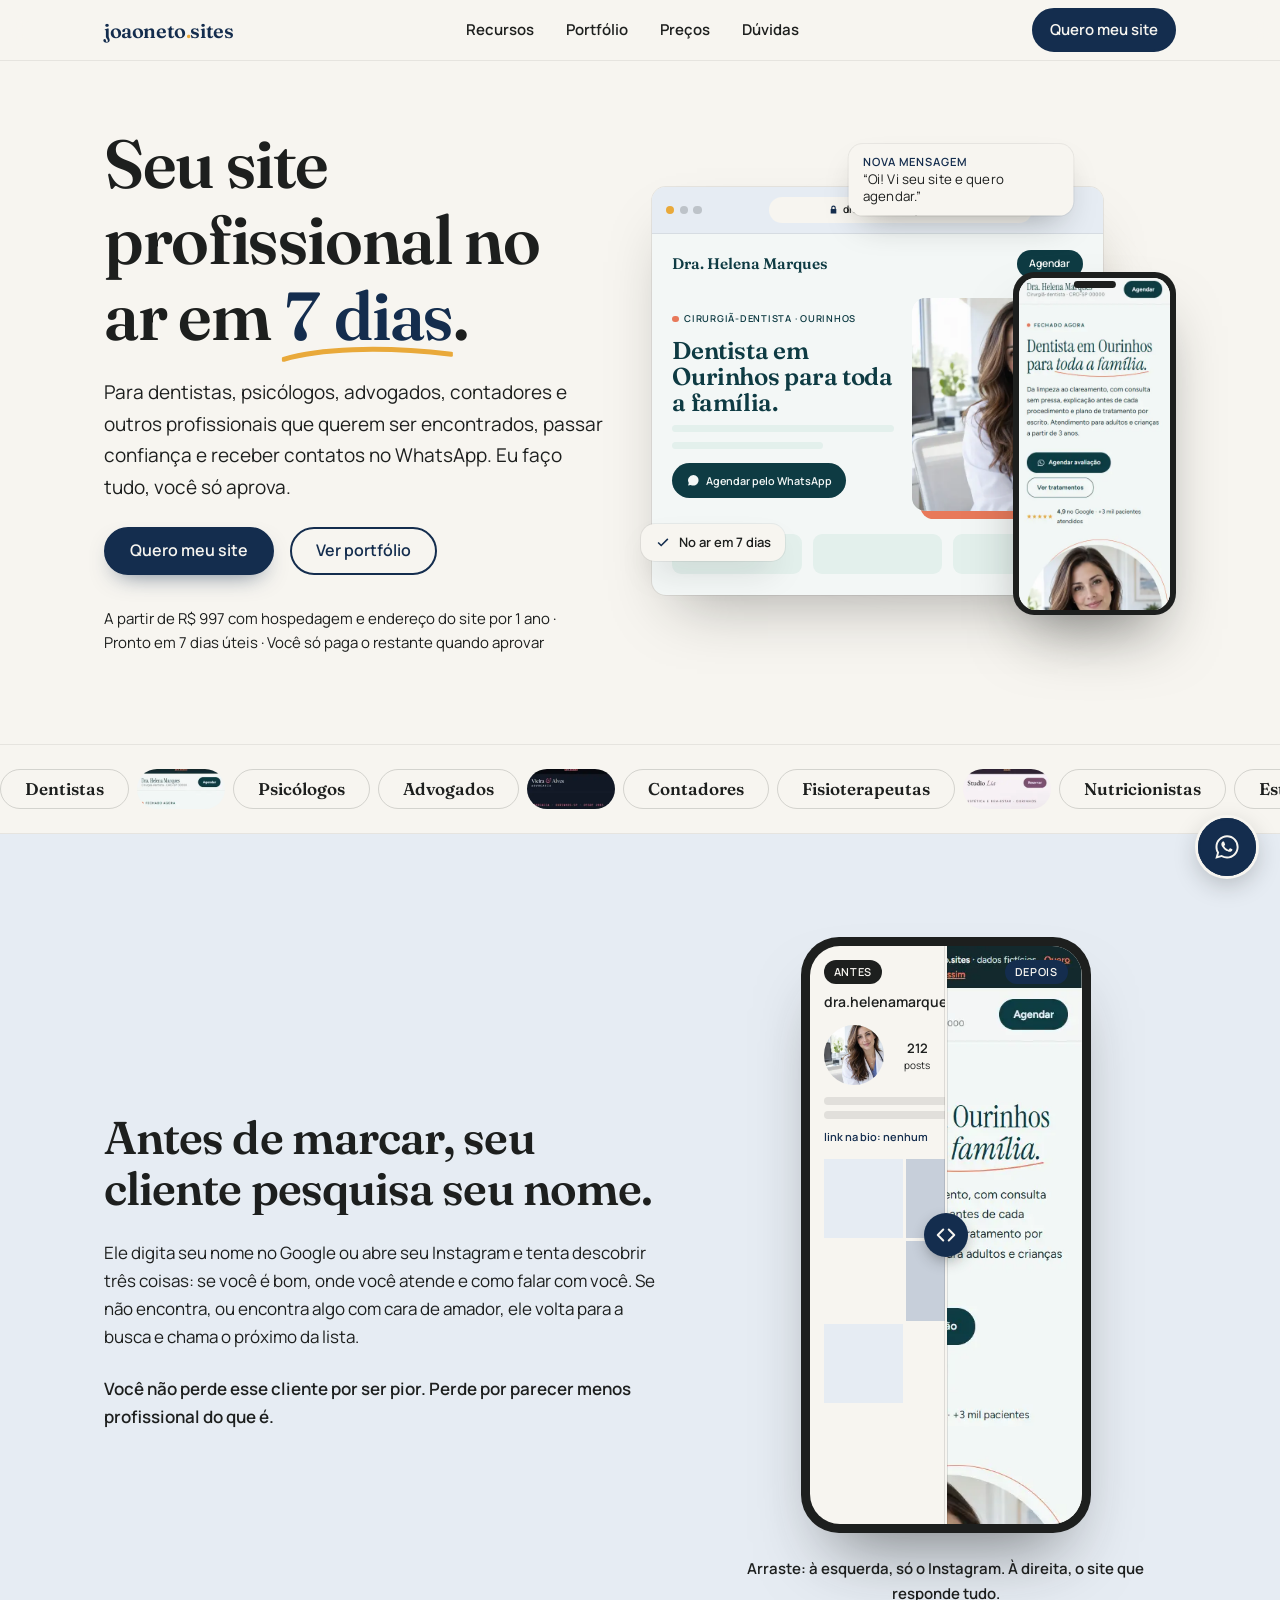
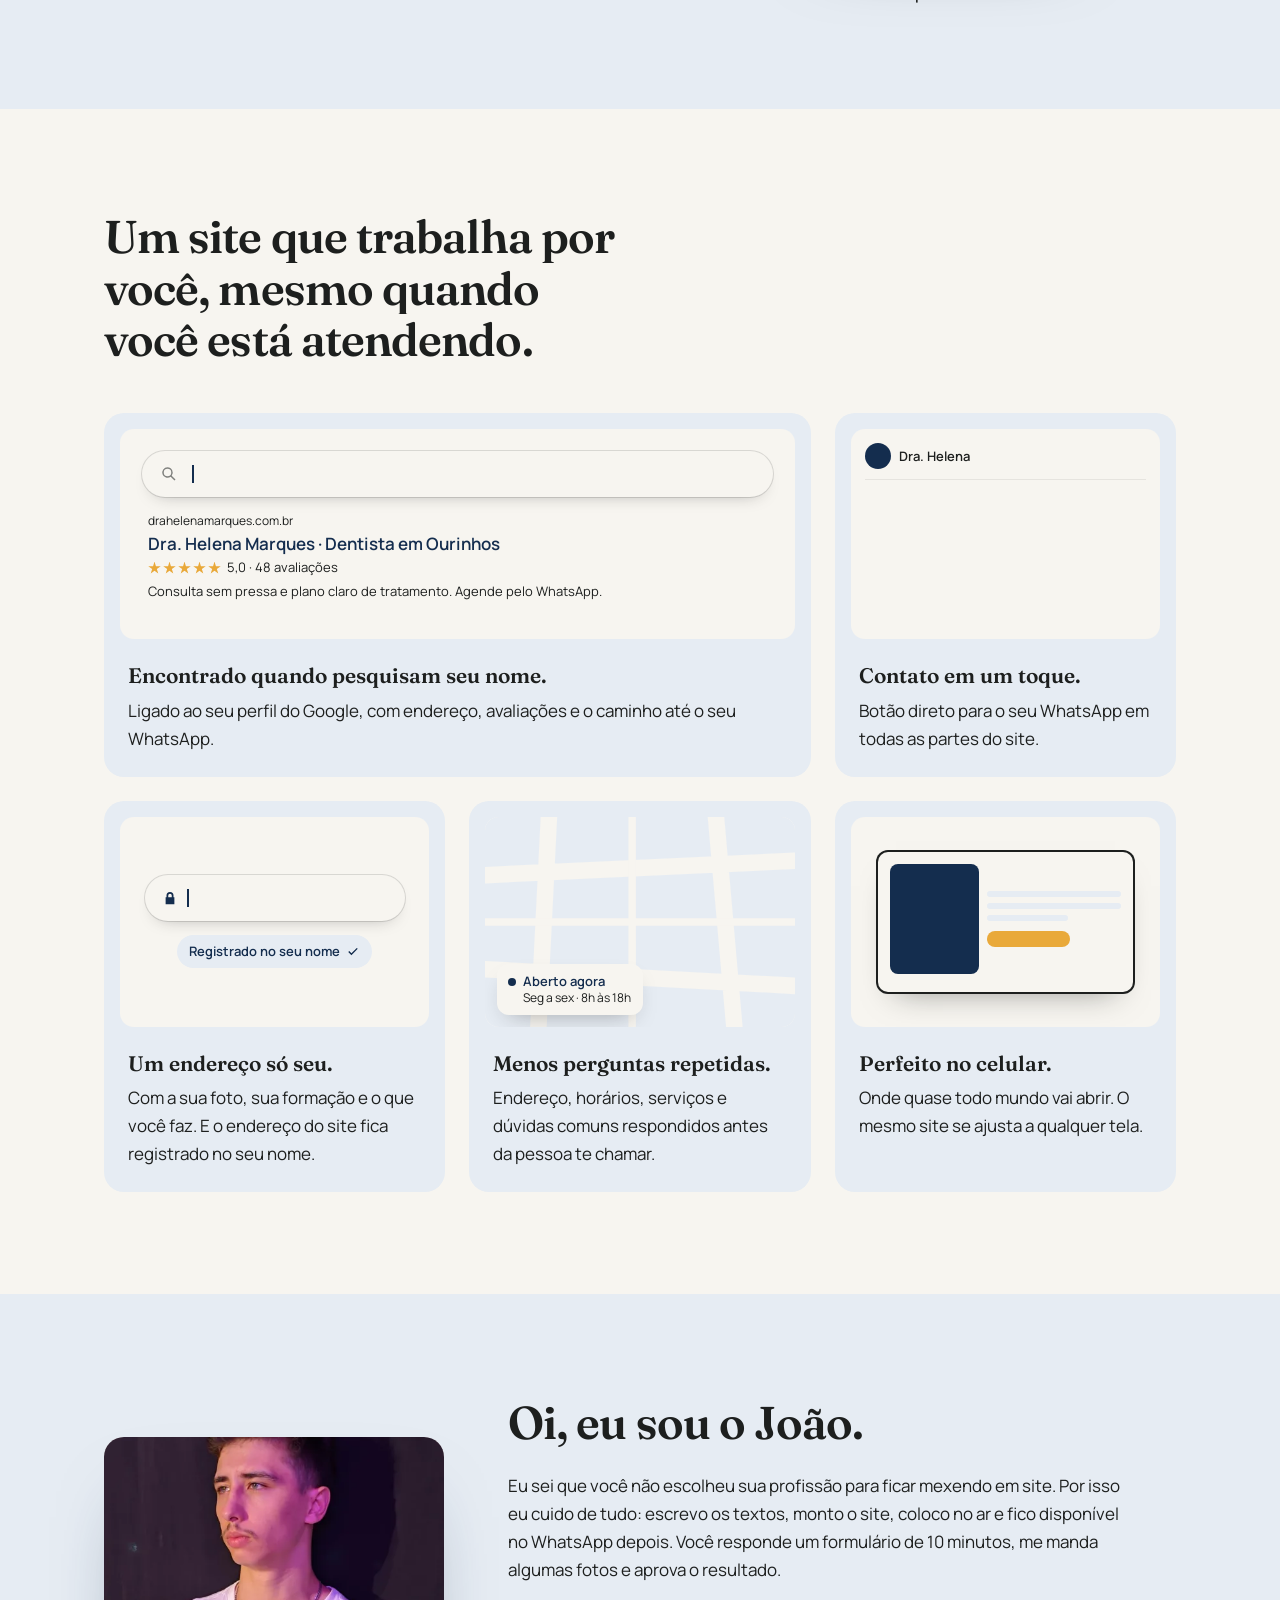
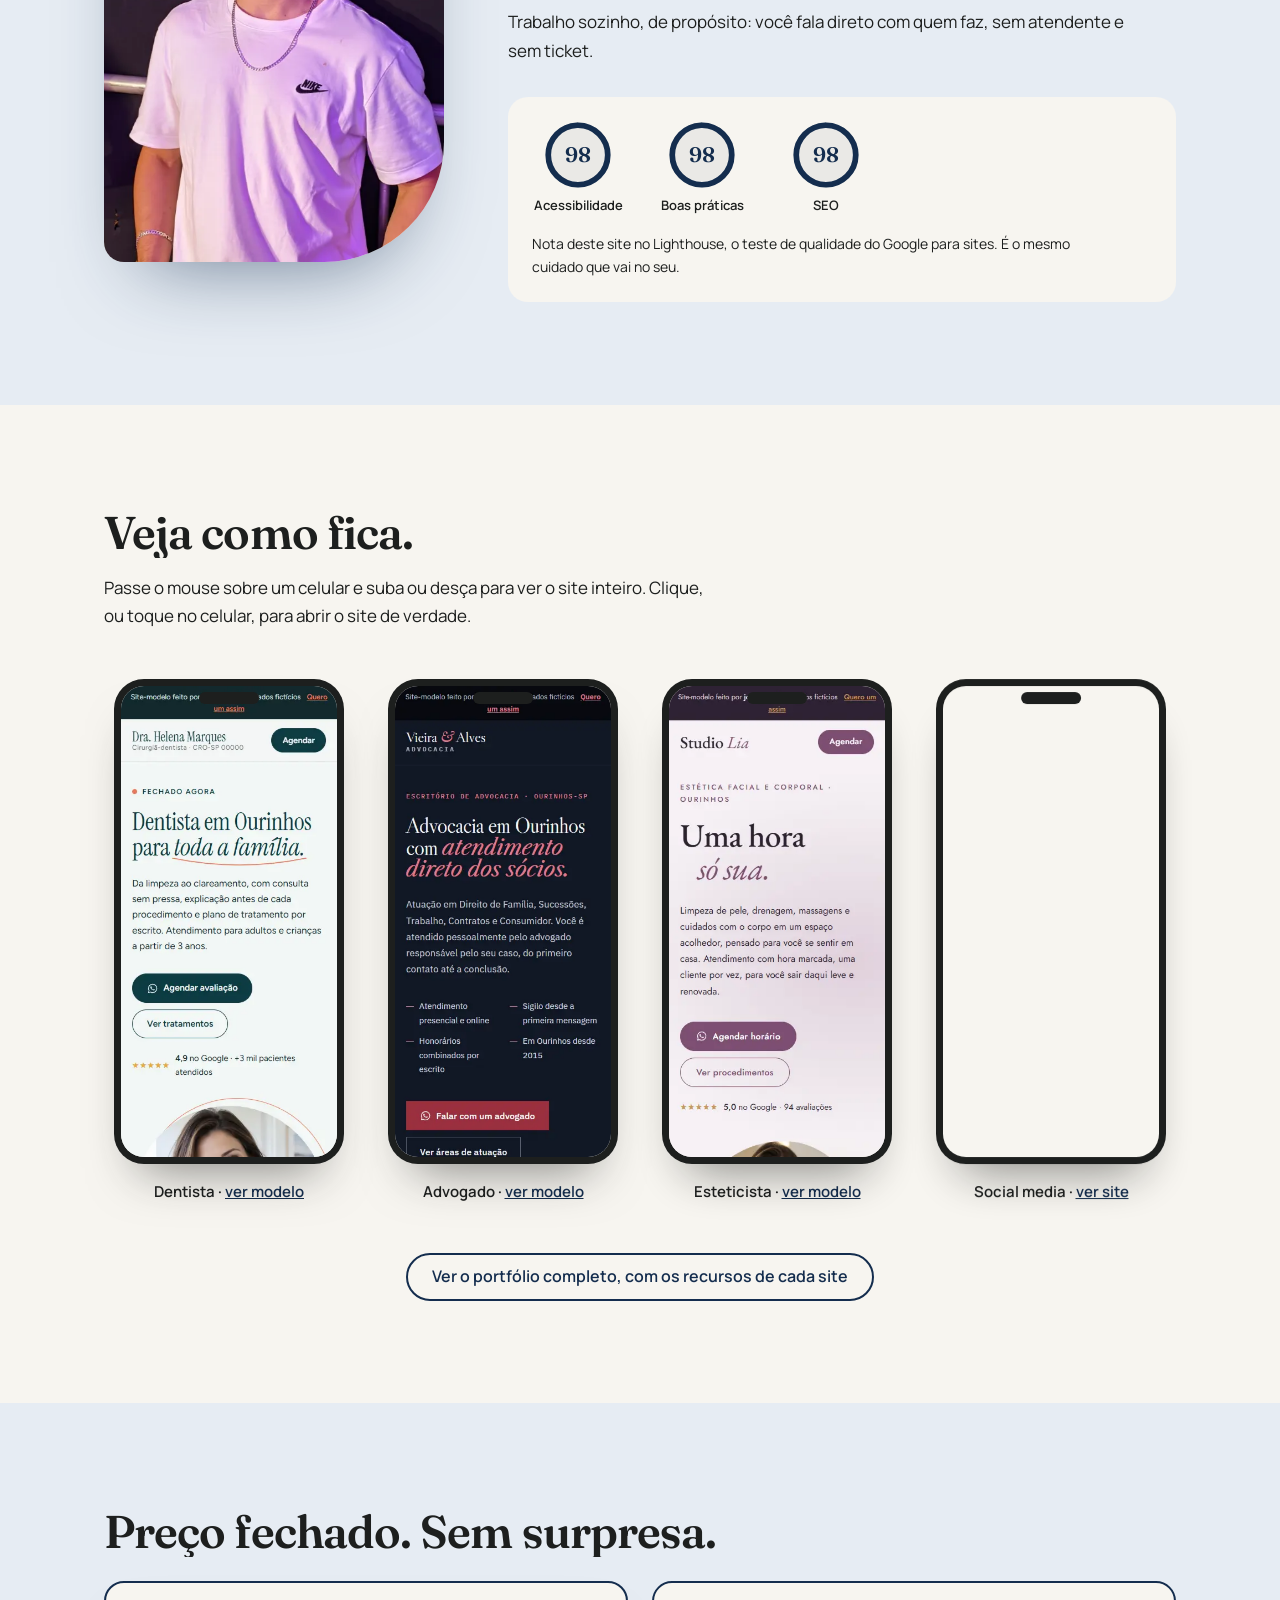
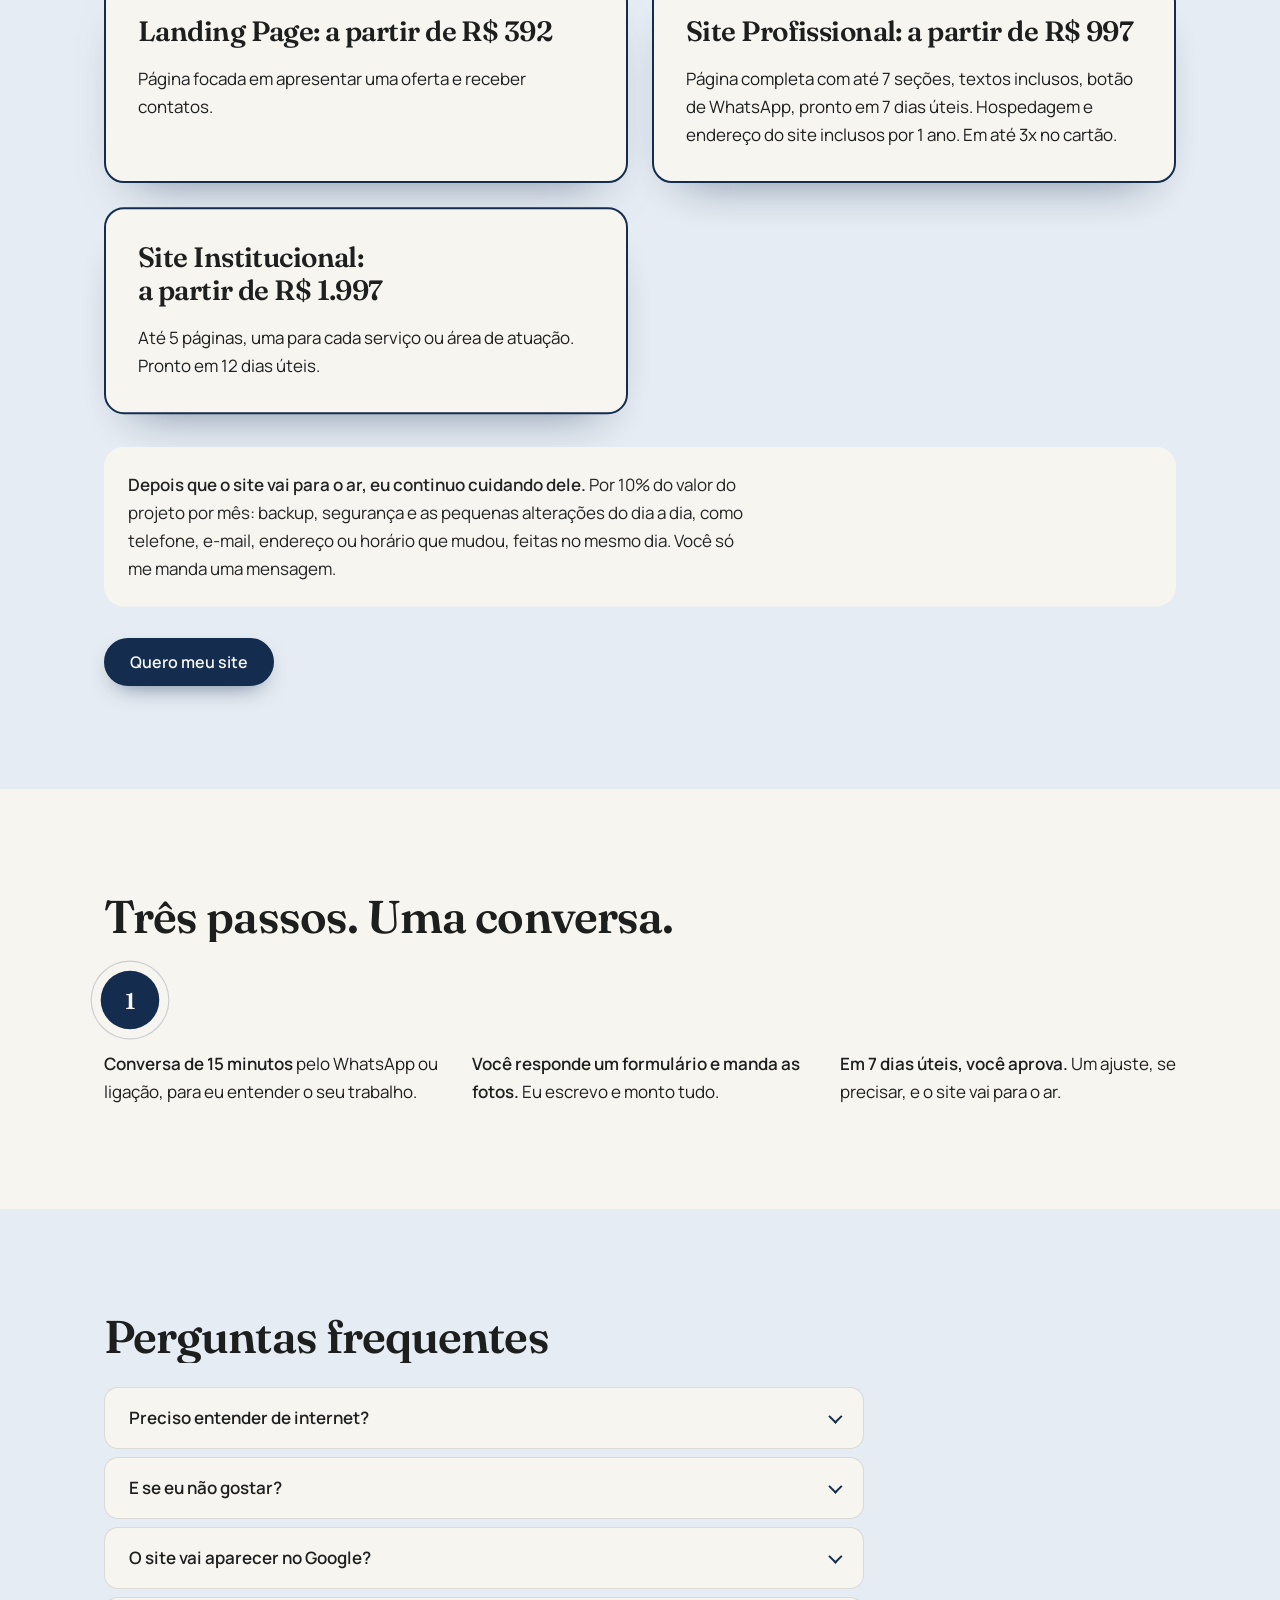
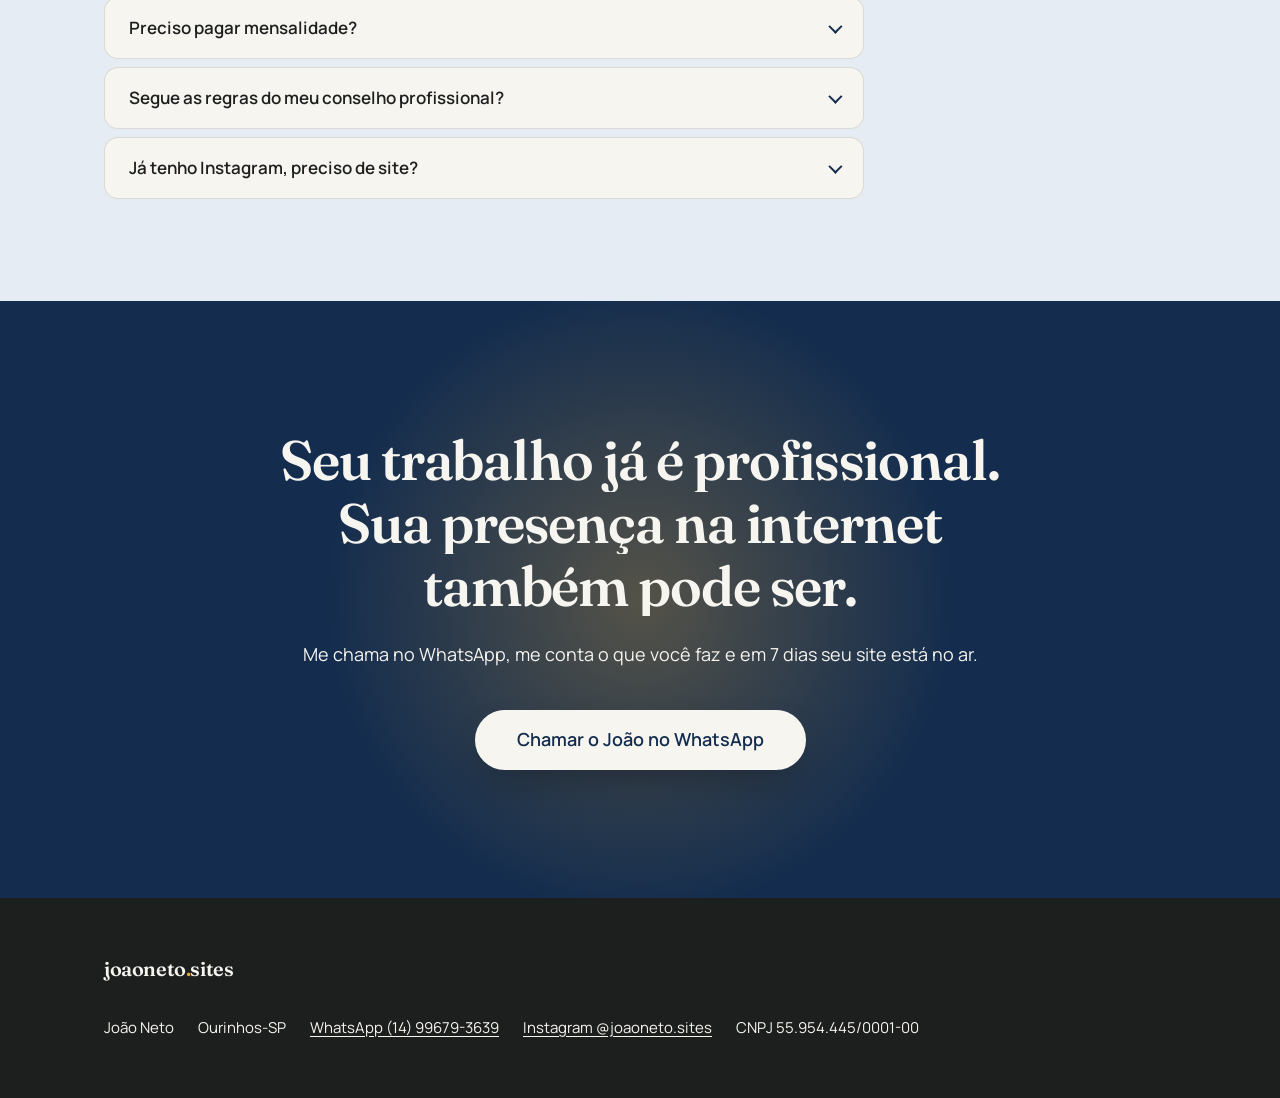
<file: index.html>
<!DOCTYPE html>
<html lang="pt-BR">
<head>
<meta charset="utf-8">
<meta name="viewport" content="width=device-width, initial-scale=1">

<title>joaoneto.sites | Sites profissionais para profissionais liberais</title>
<meta name="description" content="Sites profissionais para dentistas, psicólogos, advogados e contadores. Seu site no ar em 7 dias úteis a partir de R$ 997, com hospedagem e domínio inclusos.">

<link rel="canonical" href="https://joaoneto-sites.vercel.app/">
<link rel="icon" href="assets/favicon.svg?v=marinho" type="image/svg+xml">
<link rel="apple-touch-icon" href="assets/apple-touch-icon.png?v=marinho">

<meta property="og:type" content="website">
<meta property="og:site_name" content="joaoneto.sites">
<meta property="og:locale" content="pt_BR">
<meta property="og:url" content="https://joaoneto-sites.vercel.app/">
<meta property="og:title" content="joaoneto.sites | Sites profissionais para profissionais liberais">
<meta property="og:description" content="Seu site profissional no ar em 7 dias. A partir de R$ 997 com hospedagem e domínio por 1 ano. Eu faço tudo, você só aprova.">
<meta property="og:image" content="https://joaoneto-sites.vercel.app/assets/og.png?v=marinho">
<meta property="og:image:width" content="1200">
<meta property="og:image:height" content="630">
<meta property="og:image:alt" content="joaoneto.sites: seu site profissional no ar em 7 dias">
<meta name="twitter:card" content="summary_large_image">

<meta name="theme-color" content="#F7F5F0">

<link rel="preload" href="assets/fonts/fraunces-latin.woff2" as="font" type="font/woff2" crossorigin>
<link rel="preload" href="assets/fonts/manrope-latin.woff2" as="font" type="font/woff2" crossorigin>
<link rel="stylesheet" href="css/style.css">

<!-- boot.js marca que o JS existe antes da pintura; o resto so roda depois do HTML -->
<script src="js/boot.js"></script>
<script src="js/vendor/gsap.min.js" defer></script>
<script src="js/vendor/ScrollTrigger.min.js" defer></script>
<script src="js/vendor/SplitText.min.js" defer></script>
<script src="js/main.js" defer></script>
</head>
<body>

<a class="so-leitor" href="#conteudo">Ir para o conteúdo</a>

<header class="topo">
  <div class="envelope topo__linha">
    <a class="logo" href="#conteudo">joaoneto<span class="logo__ponto">.</span>sites</a>

    <nav class="menu" aria-label="Seções">
      <a href="#recursos">Recursos</a>
      <a href="portfolio.html">Portfólio</a>
      <a href="#precos">Preços</a>
      <a href="#duvidas">Dúvidas</a>
    </nav>

    <a class="botao botao--primario botao--pequeno"
       href="https://wa.me/5514996793639?text=Oi%2C%20Jo%C3%A3o!%20Vi%20seu%20site%20e%20quero%20saber%20mais%20sobre%20o%20meu.%20Sou%20%5Bprofiss%C3%A3o%5D%20em%20%5Bcidade%5D."
       target="_blank" rel="noopener">Quero meu site</a>
  </div>
</header>

<main id="conteudo">

  <!-- ==================================================================
       1. Cabecalho: texto + site-demonstracao se montando
       ================================================================== -->
  <section class="capa">
    <div class="envelope capa__grade">

      <div class="capa__texto-bloco">
        <h1 id="capa-titulo">Seu site profissional no ar em <span class="destaque"><span class="destaque__num">7</span>&nbsp;dias<svg class="destaque__traco" viewBox="0 0 200 12" preserveAspectRatio="none" aria-hidden="true" focusable="false"><path d="M2 9c40-6 110-8 196-3"/></svg></span>.</h1>

        <p class="capa__texto" data-surge>Para dentistas, psicólogos, advogados, contadores e outros profissionais que querem ser encontrados, passar confiança e receber contatos no WhatsApp. Eu faço tudo, você só aprova.</p>

        <div class="botoes" data-surge>
          <a class="botao botao--primario"
             href="https://wa.me/5514996793639?text=Oi%2C%20Jo%C3%A3o!%20Vi%20seu%20site%20e%20quero%20saber%20mais%20sobre%20o%20meu.%20Sou%20%5Bprofiss%C3%A3o%5D%20em%20%5Bcidade%5D."
             target="_blank" rel="noopener">Quero meu site</a>
          <a class="botao botao--secundario" href="portfolio.html">Ver portfólio</a>
        </div>

        <p class="capa__linha" data-surge>A partir de R$ 997 com hospedagem e endereço do site por 1 ano · Pronto em 7 dias úteis · Você só paga o restante quando aprovar</p>
      </div>

      <!-- Demonstracao decorativa: um site de cliente se montando e trocando
           de profissao. O conteudo real da pagina nao depende dela. -->
      <div class="palco" aria-hidden="true">
        <div class="palco__brilho"></div>

        <div class="navegador" data-tema="dentista">
          <div class="navegador__barra">
            <span class="navegador__bolinhas"><i></i><i></i><i></i></span>
            <span class="navegador__endereco">
              <svg viewBox="0 0 16 16" focusable="false"><path d="M4 7V5a4 4 0 1 1 8 0v2h1v8H3V7h1Zm2 0h4V5a2 2 0 1 0-4 0v2Z"/></svg>
              <span data-demo="dominio">drahelenamarques.com.br</span>
            </span>
          </div>

          <div class="mini">
            <div class="mini__topo" data-monta>
              <b class="mini__nome" data-demo="nome">Dra. Helena Marques</b>
              <span class="mini__agendar">Agendar</span>
            </div>
            <div class="mini__capa">
              <div class="mini__texto">
                <span class="mini__rotulo" data-monta data-demo="rotulo">Cirurgiã-dentista · Ourinhos</span>
                <b class="mini__titulo" data-monta data-demo="titulo">Dentista em Ourinhos para toda a família.</b>
                <span class="mini__linha" data-monta></span>
                <span class="mini__linha mini__linha--curta" data-monta></span>
                <span class="mini__cta" data-monta>
                  <svg viewBox="0 0 24 24" focusable="false"><path d="M12 2a10 10 0 0 0-8.6 15.1L2 22l5-1.3A10 10 0 1 0 12 2Z"/></svg>
                  Agendar pelo WhatsApp
                </span>
              </div>
              <div class="mini__foto" data-monta>
                <img data-demo="foto" src="assets/demo-dentista.webp" width="420" height="520" alt="">
              </div>
            </div>
            <div class="mini__cartoes">
              <i data-monta></i><i data-monta></i><i data-monta></i>
            </div>
          </div>
        </div>

        <div class="celular celular--palco">
          <div class="celular__tela">
            <img data-demo="rolagem" src="assets/rolagem-dentista.webp?v=2" width="390" height="3600" alt="">
          </div>
        </div>

        <span class="etiqueta etiqueta--prazo">
          <svg viewBox="0 0 16 16" focusable="false"><path d="M6.2 11.6 2.6 8l1.1-1.1 2.5 2.5 6.1-6.1 1.1 1.1z"/></svg>
          No ar em 7 dias
        </span>
        <span class="etiqueta etiqueta--zap">
          <b>Nova mensagem</b>
          “Oi! Vi seu site e quero agendar.”
        </span>
      </div>

    </div>
  </section>

  <!-- ==================================================================
       Faixas infinitas: profissoes atendidas
       ================================================================== -->
  <section class="faixas" aria-label="Profissões que já podem ter um site assim">
    <div class="faixa">
      <ul class="faixa__trilho">
        <li>Dentistas</li>
        <li class="faixa__foto"><img src="assets/faixa-dentista.webp" width="264" height="120" alt="" loading="lazy"></li>
        <li>Psicólogos</li>
        <li>Advogados</li>
        <li class="faixa__foto"><img src="assets/faixa-advocacia.webp" width="264" height="120" alt="" loading="lazy"></li>
        <li>Contadores</li>
        <li>Fisioterapeutas</li>
        <li class="faixa__foto"><img src="assets/faixa-estetica.webp" width="264" height="120" alt="" loading="lazy"></li>
        <li>Nutricionistas</li>
        <li>Esteticistas</li>
        <li class="faixa__foto"><img src="assets/faixa-thaina.webp" width="264" height="120" alt="" loading="lazy"></li>
        <li>Médicos</li>
        <li>Veterinários</li>
        <li>Arquitetos</li>
      </ul>
      <ul class="faixa__trilho" aria-hidden="true">
        <li>Dentistas</li>
        <li class="faixa__foto"><img src="assets/faixa-dentista.webp" width="264" height="120" alt="" loading="lazy"></li>
        <li>Psicólogos</li>
        <li>Advogados</li>
        <li class="faixa__foto"><img src="assets/faixa-advocacia.webp" width="264" height="120" alt="" loading="lazy"></li>
        <li>Contadores</li>
        <li>Fisioterapeutas</li>
        <li class="faixa__foto"><img src="assets/faixa-estetica.webp" width="264" height="120" alt="" loading="lazy"></li>
        <li>Nutricionistas</li>
        <li>Esteticistas</li>
        <li class="faixa__foto"><img src="assets/faixa-thaina.webp" width="264" height="120" alt="" loading="lazy"></li>
        <li>Médicos</li>
        <li>Veterinários</li>
        <li>Arquitetos</li>
      </ul>
    </div>
  </section>

  <!-- ==================================================================
       2. O que esta em jogo + antes e depois
       ================================================================== -->
  <section class="secao secao--azul" aria-labelledby="t-jogo">
    <div class="envelope jogo">
      <div>
        <h2 id="t-jogo" data-linhas>Antes de marcar, seu cliente pesquisa seu nome.</h2>

        <p data-surge>Ele digita seu nome no Google ou abre seu Instagram e tenta descobrir três coisas: se você é bom, onde você atende e como falar com você. Se não encontra, ou encontra algo com cara de amador, ele volta para a busca e chama o próximo da lista.</p>

        <p data-surge><b>Você não perde esse cliente por ser pior. Perde por parecer menos profissional do que é.</b></p>
      </div>

      <figure class="comparar" data-surge>
        <div class="comparar__celular">
         <div class="comparar__area">
          <!-- Antes: so o perfil do Instagram -->
          <div class="comparar__antes" aria-hidden="true">
            <div class="insta">
              <div class="insta__topo">dra.helenamarques</div>
              <div class="insta__perfil">
                <img src="assets/demo-dentista.webp" width="420" height="520" alt="" loading="lazy">
                <div class="insta__numeros"><span><b>212</b>posts</span><span><b>1.043</b>seguidores</span><span><b>318</b>seguindo</span></div>
              </div>
              <span class="insta__linha"></span>
              <span class="insta__linha insta__linha--curta"></span>
              <span class="insta__link">link na bio: nenhum</span>
              <div class="insta__grade"><i></i><i></i><i></i><i></i><i></i><i></i><i></i><i></i><i></i></div>
            </div>
          </div>
          <!-- Depois: o site pronto -->
          <div class="comparar__depois" aria-hidden="true">
            <img src="assets/rolagem-dentista.webp?v=2" width="390" height="3600" alt="" loading="lazy">
          </div>
          <span class="comparar__rotulo comparar__rotulo--antes" aria-hidden="true">Antes</span>
          <span class="comparar__rotulo comparar__rotulo--depois" aria-hidden="true">Depois</span>
          <span class="comparar__linha" aria-hidden="true"></span>
          <input class="comparar__controle" type="range" min="0" max="100" value="50"
                 aria-label="Comparar antes e depois: arraste para os lados">
         </div>
        </div>
        <figcaption>Arraste: à esquerda, só o Instagram. À direita, o site que responde tudo.</figcaption>
      </figure>
    </div>
  </section>

  <!-- ==================================================================
       3. Recursos, cada um funcionando
       ================================================================== -->
  <section class="secao" id="recursos" aria-labelledby="t-ganha">
    <div class="envelope">
      <h2 id="t-ganha" data-linhas>Um site que trabalha por você, mesmo quando você está atendendo.</h2>

      <ul class="recursos">

        <li class="recurso recurso--google" data-surge>
          <div class="demo demo--google" aria-hidden="true">
            <div class="busca"><svg viewBox="0 0 24 24" focusable="false"><path d="M10 3a7 7 0 1 0 4.2 12.6l5.1 5.1 1.4-1.4-5.1-5.1A7 7 0 0 0 10 3Zm0 2a5 5 0 1 1 0 10 5 5 0 0 1 0-10Z"/></svg><span data-digita="dra helena marques ourinhos">dra helena marques ourinhos</span><i class="cursor"></i></div>
            <div class="resultado">
              <span class="resultado__url">drahelenamarques.com.br</span>
              <b class="resultado__titulo">Dra. Helena Marques · Dentista em Ourinhos</b>
              <span class="resultado__nota"><span class="estrelas"><i></i><i></i><i></i><i></i><i></i></span> 5,0 · 48 avaliações</span>
              <span class="resultado__texto">Consulta sem pressa e plano claro de tratamento. Agende pelo WhatsApp.</span>
            </div>
          </div>
          <b>Encontrado quando pesquisam seu nome.</b>
          <p>Ligado ao seu perfil do Google, com endereço, avaliações e o caminho até o seu WhatsApp.</p>
        </li>

        <li class="recurso recurso--zap" data-surge>
          <div class="demo demo--zap" aria-hidden="true">
            <div class="zapdemo">
              <div class="zapdemo__topo"><i></i><b>Dra. Helena</b></div>
              <span class="bolha bolha--dele">Oi! Vi seu site e quero agendar uma avaliação.</span>
              <div class="zapdemo__resposta">
                <span class="digitando"><i></i><i></i><i></i></span>
                <span class="bolha bolha--sua">Claro! Tenho quinta às 14h. Pode ser?</span>
              </div>
            </div>
          </div>
          <b>Contato em um toque.</b>
          <p>Botão direto para o seu WhatsApp em todas as partes do site.</p>
        </li>

        <li class="recurso recurso--endereco" data-surge>
          <div class="demo demo--endereco" aria-hidden="true">
            <div class="barra-url"><svg viewBox="0 0 16 16" focusable="false"><path d="M4 7V5a4 4 0 1 1 8 0v2h1v8H3V7h1Zm2 0h4V5a2 2 0 1 0-4 0v2Z"/></svg><span data-digita="seunome.com.br">seunome.com.br</span><i class="cursor"></i></div>
            <span class="registro">Registrado no seu nome <svg viewBox="0 0 16 16" focusable="false"><path d="M6.2 11.6 2.6 8l1.1-1.1 2.5 2.5 6.1-6.1 1.1 1.1z"/></svg></span>
          </div>
          <b>Um endereço só seu.</b>
          <p>Com a sua foto, sua formação e o que você faz. E o endereço do site fica registrado no seu nome.</p>
        </li>

        <li class="recurso recurso--mapa" data-surge>
          <div class="demo demo--mapa" aria-hidden="true">
            <svg class="mapa" viewBox="0 0 240 140" preserveAspectRatio="xMidYMid slice" focusable="false">
              <path class="mapa__quadra" d="M0 0h240v140H0z"/>
              <path class="mapa__rua" d="M-10 40 250 28M-10 100l260 14M60-10l-8 160M170-10l14 160"/>
              <path class="mapa__rua mapa__rua--fina" d="M-10 70h260M115-10v160"/>
            </svg>
            <span class="pino"><svg viewBox="0 0 24 32" focusable="false"><path d="M12 0a12 12 0 0 0-12 12c0 9 12 20 12 20s12-11 12-20A12 12 0 0 0 12 0Zm0 17a5 5 0 1 1 0-10 5 5 0 0 1 0 10Z"/></svg></span>
            <span class="horario"><b>Aberto agora</b>Seg a sex · 8h às 18h</span>
          </div>
          <b>Menos perguntas repetidas.</b>
          <p>Endereço, horários, serviços e dúvidas comuns respondidos antes da pessoa te chamar.</p>
        </li>

        <li class="recurso recurso--celular" data-surge>
          <div class="demo demo--celular" aria-hidden="true">
            <div class="responsivo">
              <div class="responsivo__caixa">
                <span class="responsivo__foto"></span>
                <span class="responsivo__textos"><i></i><i></i><i class="curta"></i><b></b></span>
              </div>
            </div>
          </div>
          <b>Perfeito no celular.</b>
          <p>Onde quase todo mundo vai abrir. O mesmo site se ajusta a qualquer tela.</p>
        </li>

      </ul>
    </div>
  </section>

  <!-- ==================================================================
       4. Quem faz
       ================================================================== -->
  <section class="secao secao--azul" aria-labelledby="t-quem">
    <div class="envelope">
      <div class="quemfaz">

        <figure class="retrato" data-surge>
          <img src="assets/joao.webp" width="600" height="800"
               alt="João Neto, que faz os sites" loading="lazy" decoding="async">
        </figure>

        <div>
          <h2 id="t-quem" data-linhas>Oi, eu sou o João.</h2>

          <p data-surge>Eu sei que você não escolheu sua profissão para ficar mexendo em site. Por isso eu cuido de tudo: escrevo os textos, monto o site, coloco no ar e fico disponível no WhatsApp depois. Você responde um formulário de 10 minutos, me manda algumas fotos e aprova o resultado.</p>

          <p data-surge>Trabalho sozinho, de propósito: você fala direto com quem faz, sem atendente e sem ticket.</p>

          <div class="notas" data-surge>
            <ul class="notas__lista">
              <li class="nota"><svg viewBox="0 0 48 48" aria-hidden="true" focusable="false"><circle class="nota__fundo" cx="24" cy="24" r="21"/><circle class="nota__arco" cx="24" cy="24" r="21" pathLength="100"/></svg><b class="nota__valor">100</b><span>Acessibilidade</span></li>
              <li class="nota"><svg viewBox="0 0 48 48" aria-hidden="true" focusable="false"><circle class="nota__fundo" cx="24" cy="24" r="21"/><circle class="nota__arco" cx="24" cy="24" r="21" pathLength="100"/></svg><b class="nota__valor">100</b><span>Boas práticas</span></li>
              <li class="nota"><svg viewBox="0 0 48 48" aria-hidden="true" focusable="false"><circle class="nota__fundo" cx="24" cy="24" r="21"/><circle class="nota__arco" cx="24" cy="24" r="21" pathLength="100"/></svg><b class="nota__valor">100</b><span>SEO</span></li>
            </ul>
            <p class="notas__legenda">Nota deste site no Lighthouse, o teste de qualidade do Google para sites. É o mesmo cuidado que vai no seu.</p>
          </div>

          <!-- [DEPOIMENTOS] Nada inventado: a lista só entra quando houver
               2 ou 3 depoimentos reais. Modelo de um item:
               <ul class="cartoes depoimentos">
                 <li class="cartao">
                   <p>"texto exato do depoimento"</p>
                   <b>Nome · Profissão, cidade</b>
                 </li>
               </ul> -->
        </div>

      </div>
    </div>
  </section>

  <!-- ==================================================================
       5. Modelos e trabalhos: a tela rola junto com a pagina
       ================================================================== -->
  <section class="secao" id="modelos" aria-labelledby="t-modelos">
    <div class="envelope">
      <h2 id="t-modelos" data-linhas>Veja como fica.</h2>
      <p class="secao__apoio" data-surge>Passe o mouse sobre um celular e suba ou desça para ver o site inteiro. Clique, ou toque no celular, para abrir o site de verdade.</p>

      <ul class="galeria">

        <li data-surge>
          <figure class="pecas">
            <a class="celular" href="https://joaoneto-modelo-dentista.vercel.app" target="_blank" rel="noopener">
              <div class="celular__tela">
                <img src="assets/rolagem-dentista.webp?v=2" width="390" height="3600"
                     alt="Site-modelo de dentista, aberto no celular" loading="lazy" decoding="async">
              </div>
            </a>
            <figcaption>Dentista · <a href="https://joaoneto-modelo-dentista.vercel.app" target="_blank" rel="noopener">ver modelo</a></figcaption>
          </figure>
        </li>

        <li data-surge>
          <figure class="pecas">
            <a class="celular" href="https://joaoneto-modelo-advocacia.vercel.app" target="_blank" rel="noopener">
              <div class="celular__tela">
                <img src="assets/rolagem-advocacia.webp?v=2" width="390" height="3600"
                     alt="Site-modelo de escritório de advocacia, aberto no celular" loading="lazy" decoding="async">
              </div>
            </a>
            <figcaption>Advogado · <a href="https://joaoneto-modelo-advocacia.vercel.app" target="_blank" rel="noopener">ver modelo</a></figcaption>
          </figure>
        </li>

        <li data-surge>
          <figure class="pecas">
            <a class="celular" href="https://joaoneto-modelo-estetica.vercel.app" target="_blank" rel="noopener">
              <div class="celular__tela">
                <img src="assets/rolagem-estetica.webp?v=2" width="390" height="3600"
                     alt="Site-modelo de estúdio de estética, aberto no celular" loading="lazy" decoding="async">
              </div>
            </a>
            <figcaption>Esteticista · <a href="https://joaoneto-modelo-estetica.vercel.app" target="_blank" rel="noopener">ver modelo</a></figcaption>
          </figure>
        </li>

        <li data-surge>
          <figure class="pecas">
            <a class="celular" href="https://thainadias.vercel.app" target="_blank" rel="noopener">
              <div class="celular__tela">
                <img src="assets/rolagem-thaina.webp?v=2" width="390" height="3600"
                     alt="Site da Thainá Dias, social media, feito pelo João e aberto no celular"
                     loading="lazy" decoding="async">
              </div>
            </a>
            <figcaption>Social media · <a href="https://thainadias.vercel.app" target="_blank" rel="noopener">ver site</a></figcaption>
          </figure>
        </li>

      </ul>

      <p class="galeria__mais" data-surge>
        <a class="botao botao--secundario" href="portfolio.html">Ver o portfólio completo, com os recursos de cada site</a>
      </p>
    </div>
  </section>

  <!-- ==================================================================
       6. Precos
       ================================================================== -->
  <section class="secao secao--azul" id="precos" aria-labelledby="t-precos">
    <div class="envelope">
      <h2 id="t-precos" data-linhas>Preço fechado. Sem surpresa.</h2>

      <div class="planos">
        <article class="plano" data-surge>
          <h3 class="plano__nome">Landing Page: a partir de R$ 392</h3>
          <p>Página focada em apresentar uma oferta e receber contatos.</p>
        </article>

        <article class="plano" data-surge>
          <h3 class="plano__nome">Site Profissional: a partir de R$ 997</h3>
          <p>Página completa com até 7 seções, textos inclusos, botão de WhatsApp, pronto em 7 dias úteis. Hospedagem e endereço do site inclusos por 1 ano. Em até 3x no cartão.</p>
        </article>

        <article class="plano" data-surge>
          <h3 class="plano__nome">Site Institucional: a partir de R$ 1.997</h3>
          <p>Até 5 páginas, uma para cada serviço ou área de atuação. Pronto em 12 dias úteis.</p>
        </article>
      </div>

      <div class="escolha" data-surge>
        <p><b>Depois que o site vai para o ar, eu continuo cuidando dele.</b> Por 10% do valor do projeto por mês: backup, segurança e as pequenas alterações do dia a dia, como telefone, e-mail, endereço ou horário que mudou, feitas no mesmo dia. Você só me manda uma mensagem.</p>
      </div>

      <a class="botao botao--primario"
         href="https://wa.me/5514996793639?text=Oi%2C%20Jo%C3%A3o!%20Vi%20seu%20site%20e%20quero%20saber%20mais%20sobre%20o%20meu.%20Sou%20%5Bprofiss%C3%A3o%5D%20em%20%5Bcidade%5D."
         target="_blank" rel="noopener">Quero meu site</a>
    </div>
  </section>

  <!-- ==================================================================
       7. Como funciona
       ================================================================== -->
  <section class="secao" aria-labelledby="t-como">
    <div class="envelope">
      <h2 id="t-como" data-linhas>Três passos. Uma conversa.</h2>

      <ol class="passos">
        <li class="passo">
          <p><b>Conversa de 15 minutos</b> pelo WhatsApp ou ligação, para eu entender o seu trabalho.</p>
        </li>
        <li class="passo">
          <p><b>Você responde um formulário e manda as fotos.</b> Eu escrevo e monto tudo.</p>
        </li>
        <li class="passo">
          <p><b>Em 7 dias úteis, você aprova.</b> Um ajuste, se precisar, e o site vai para o ar.</p>
        </li>
      </ol>
    </div>
  </section>

  <!-- ==================================================================
       8. Perguntas frequentes
       ================================================================== -->
  <section class="secao secao--azul" id="duvidas" aria-labelledby="t-faq">
    <div class="envelope">
      <h2 id="t-faq" data-linhas>Perguntas frequentes</h2>

      <div class="faq">
        <details>
          <summary>Preciso entender de internet?</summary>
          <p class="faq__resposta">Não. Você só responde um formulário e aprova.</p>
        </details>

        <details>
          <summary>E se eu não gostar?</summary>
          <p class="faq__resposta">Você só paga a segunda metade quando aprovar. Antes de publicar, tem uma rodada de ajustes.</p>
        </details>

        <details>
          <summary>O site vai aparecer no Google?</summary>
          <p class="faq__resposta">Ele é feito para ser encontrado quando alguém pesquisa seu nome e é ligado ao seu perfil do Google. Posição em buscas genéricas ninguém sério garante.</p>
        </details>

        <details>
          <summary>Preciso pagar mensalidade?</summary>
          <p class="faq__resposta">Não é obrigatório. Hospedagem e endereço do site do 1º ano já estão no preço. O cuidado mensal é opcional e cobre backup, segurança e pequenas alterações, como telefone ou endereço novo.</p>
        </details>

        <details>
          <summary>Segue as regras do meu conselho profissional?</summary>
          <p class="faq__resposta">Sim. Os textos seguem as regras de publicidade da sua profissão, e você aprova tudo antes de publicar.</p>
        </details>

        <details>
          <summary>Já tenho Instagram, preciso de site?</summary>
          <p class="faq__resposta">O Instagram mostra o seu dia a dia. O site responde quem pesquisa seu nome e quer decidir rápido.</p>
        </details>
      </div>
    </div>
  </section>

  <!-- ==================================================================
       9. Fechamento
       ================================================================== -->
  <section class="secao fechamento" aria-labelledby="t-fim">
    <div class="envelope">
      <h2 id="t-fim" data-linhas>Seu trabalho já é profissional. Sua presença na internet também pode ser.</h2>

      <p data-surge>Me chama no WhatsApp, me conta o que você faz e em 7 dias seu site está no ar.</p>

      <a class="botao botao--claro botao--grande"
         href="https://wa.me/5514996793639?text=Oi%2C%20Jo%C3%A3o!%20Vi%20seu%20site%20e%20quero%20saber%20mais%20sobre%20o%20meu.%20Sou%20%5Bprofiss%C3%A3o%5D%20em%20%5Bcidade%5D."
         target="_blank" rel="noopener">Chamar o João no WhatsApp</a>
    </div>
  </section>

</main>

<!-- ====================================================================
     Rodape
     ==================================================================== -->
<footer class="rodape">
  <div class="envelope">
    <span class="logo">joaoneto<span class="logo__ponto">.</span>sites</span>

    <ul class="rodape__dados">
      <li>João Neto</li>
      <li>Ourinhos-SP</li>
      <li>
        <a href="https://wa.me/5514996793639?text=Oi%2C%20Jo%C3%A3o!%20Vi%20seu%20site%20e%20quero%20saber%20mais%20sobre%20o%20meu.%20Sou%20%5Bprofiss%C3%A3o%5D%20em%20%5Bcidade%5D."
           target="_blank" rel="noopener">WhatsApp (14) 99679-3639</a>
      </li>
      <li>
        <a href="https://instagram.com/joaoneto.sites" target="_blank" rel="noopener">Instagram @joaoneto.sites</a>
      </li>
      <li>CNPJ 55.954.445/0001-00</li>
    </ul>
  </div>
</footer>

<!-- Botão fixo de WhatsApp, em azul marinho -->
<a class="zap"
   href="https://wa.me/5514996793639?text=Oi%2C%20Jo%C3%A3o!%20Vi%20seu%20site%20e%20quero%20saber%20mais%20sobre%20o%20meu.%20Sou%20%5Bprofiss%C3%A3o%5D%20em%20%5Bcidade%5D."
   target="_blank" rel="noopener" aria-label="Falar com o João no WhatsApp">
  <svg viewBox="0 0 24 24" role="img" aria-hidden="true" focusable="false">
    <path d="M12.04 2C6.58 2 2.13 6.45 2.13 11.91c0 1.75.46 3.45 1.32 4.95L2 22l5.25-1.38a9.9 9.9 0 0 0 4.79 1.22h.01c5.46 0 9.91-4.45 9.91-9.91 0-2.65-1.03-5.14-2.9-7.01A9.82 9.82 0 0 0 12.04 2Zm0 18.13h-.01a8.2 8.2 0 0 1-4.19-1.15l-.3-.18-3.12.82.83-3.04-.2-.31a8.24 8.24 0 0 1-1.26-4.36c0-4.54 3.7-8.23 8.25-8.23 2.2 0 4.27.86 5.83 2.41a8.18 8.18 0 0 1 2.41 5.83c0 4.54-3.7 8.23-8.24 8.23Zm4.52-6.16c-.25-.12-1.47-.72-1.69-.81-.23-.08-.39-.12-.56.13-.16.25-.64.81-.79.97-.14.17-.29.19-.54.06-.25-.12-1.05-.39-1.99-1.23-.74-.66-1.23-1.47-1.38-1.72-.14-.25-.01-.39.11-.51.11-.11.25-.29.37-.43.13-.15.17-.25.25-.42.08-.17.04-.31-.02-.43-.06-.12-.54-1.34-.74-1.83-.19-.48-.39-.41-.54-.42h-.46c-.16 0-.41.06-.63.31-.21.25-.81.79-.81 1.94s.83 2.25.95 2.4c.12.17 1.63 2.6 3.96 3.55.55.24.99.38 1.33.49.56.18 1.07.15 1.47.09.45-.07 1.39-.57 1.58-1.12.2-.55.2-1.02.14-1.12-.06-.1-.23-.16-.48-.28Z"/>
  </svg>
</a>

<script type="application/ld+json">
{
  "@context": "https://schema.org",
  "@type": "ProfessionalService",
  "name": "joaoneto.sites",
  "url": "https://joaoneto-sites.vercel.app/",
  "description": "Sites profissionais para dentistas, psicólogos, advogados e contadores, no ar em 7 dias úteis.",
  "image": "https://joaoneto-sites.vercel.app/assets/og.png?v=marinho",
  "priceRange": "A partir de R$ 392",
  "telephone": "+55 14 99679-3639",
  "founder": { "@type": "Person", "name": "João Neto" },
  "areaServed": { "@type": "City", "name": "Ourinhos-SP" },
  "address": {
    "@type": "PostalAddress",
    "addressLocality": "Ourinhos",
    "addressRegion": "SP",
    "addressCountry": "BR"
  },
  "sameAs": ["https://instagram.com/joaoneto.sites"]
}
</script>

</body>
</html>
</file>
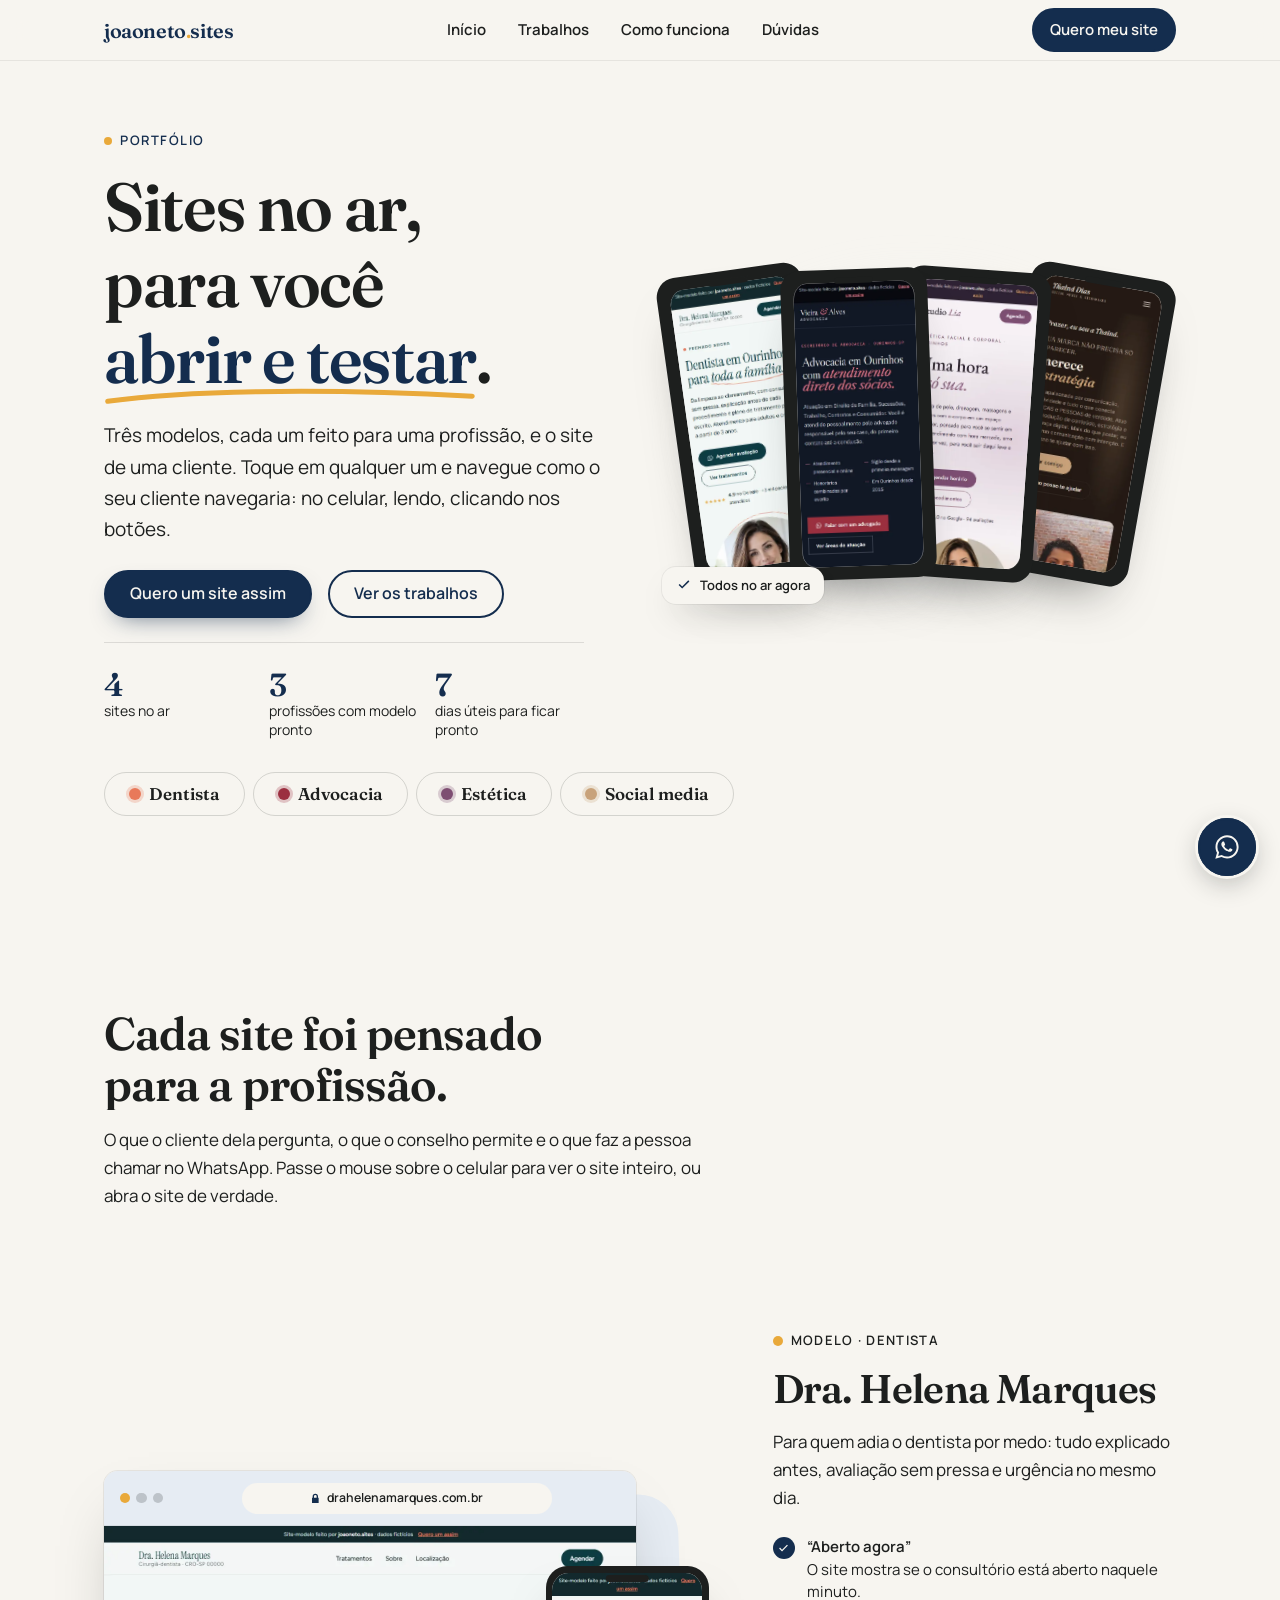
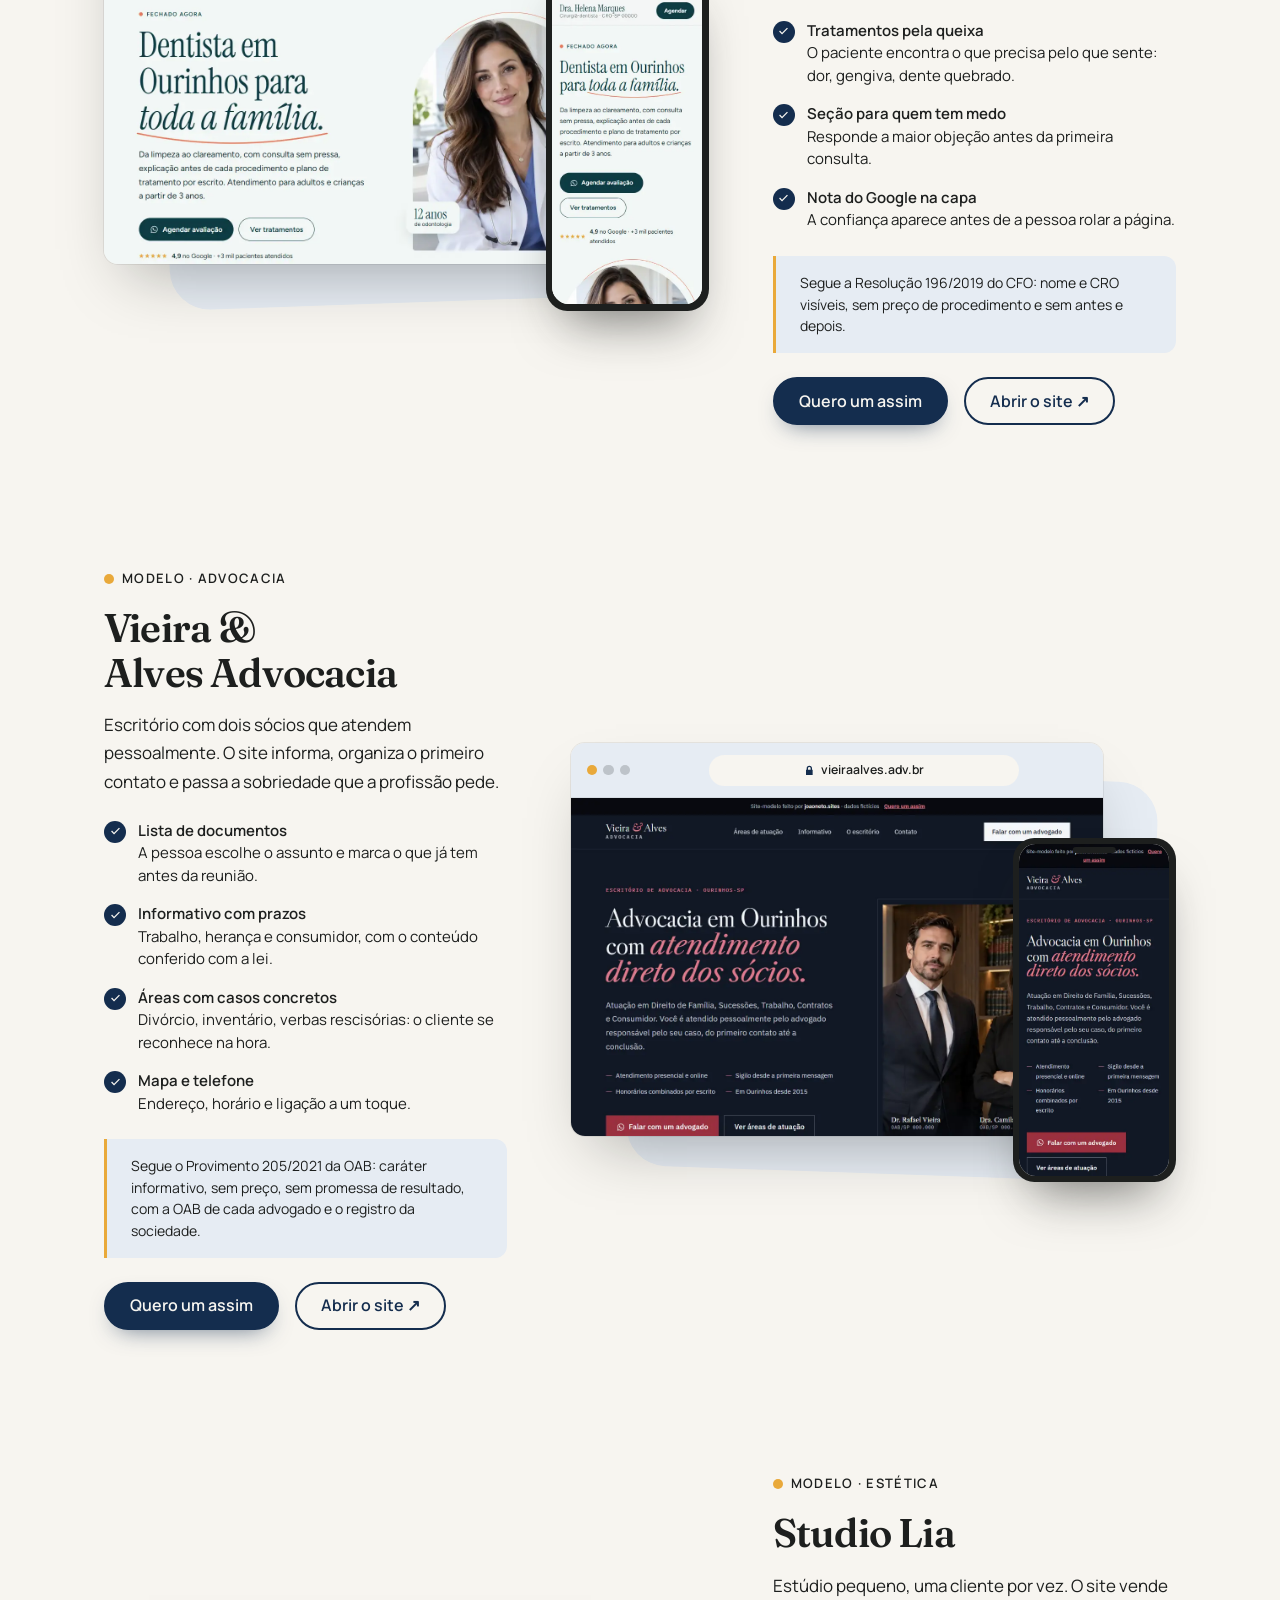
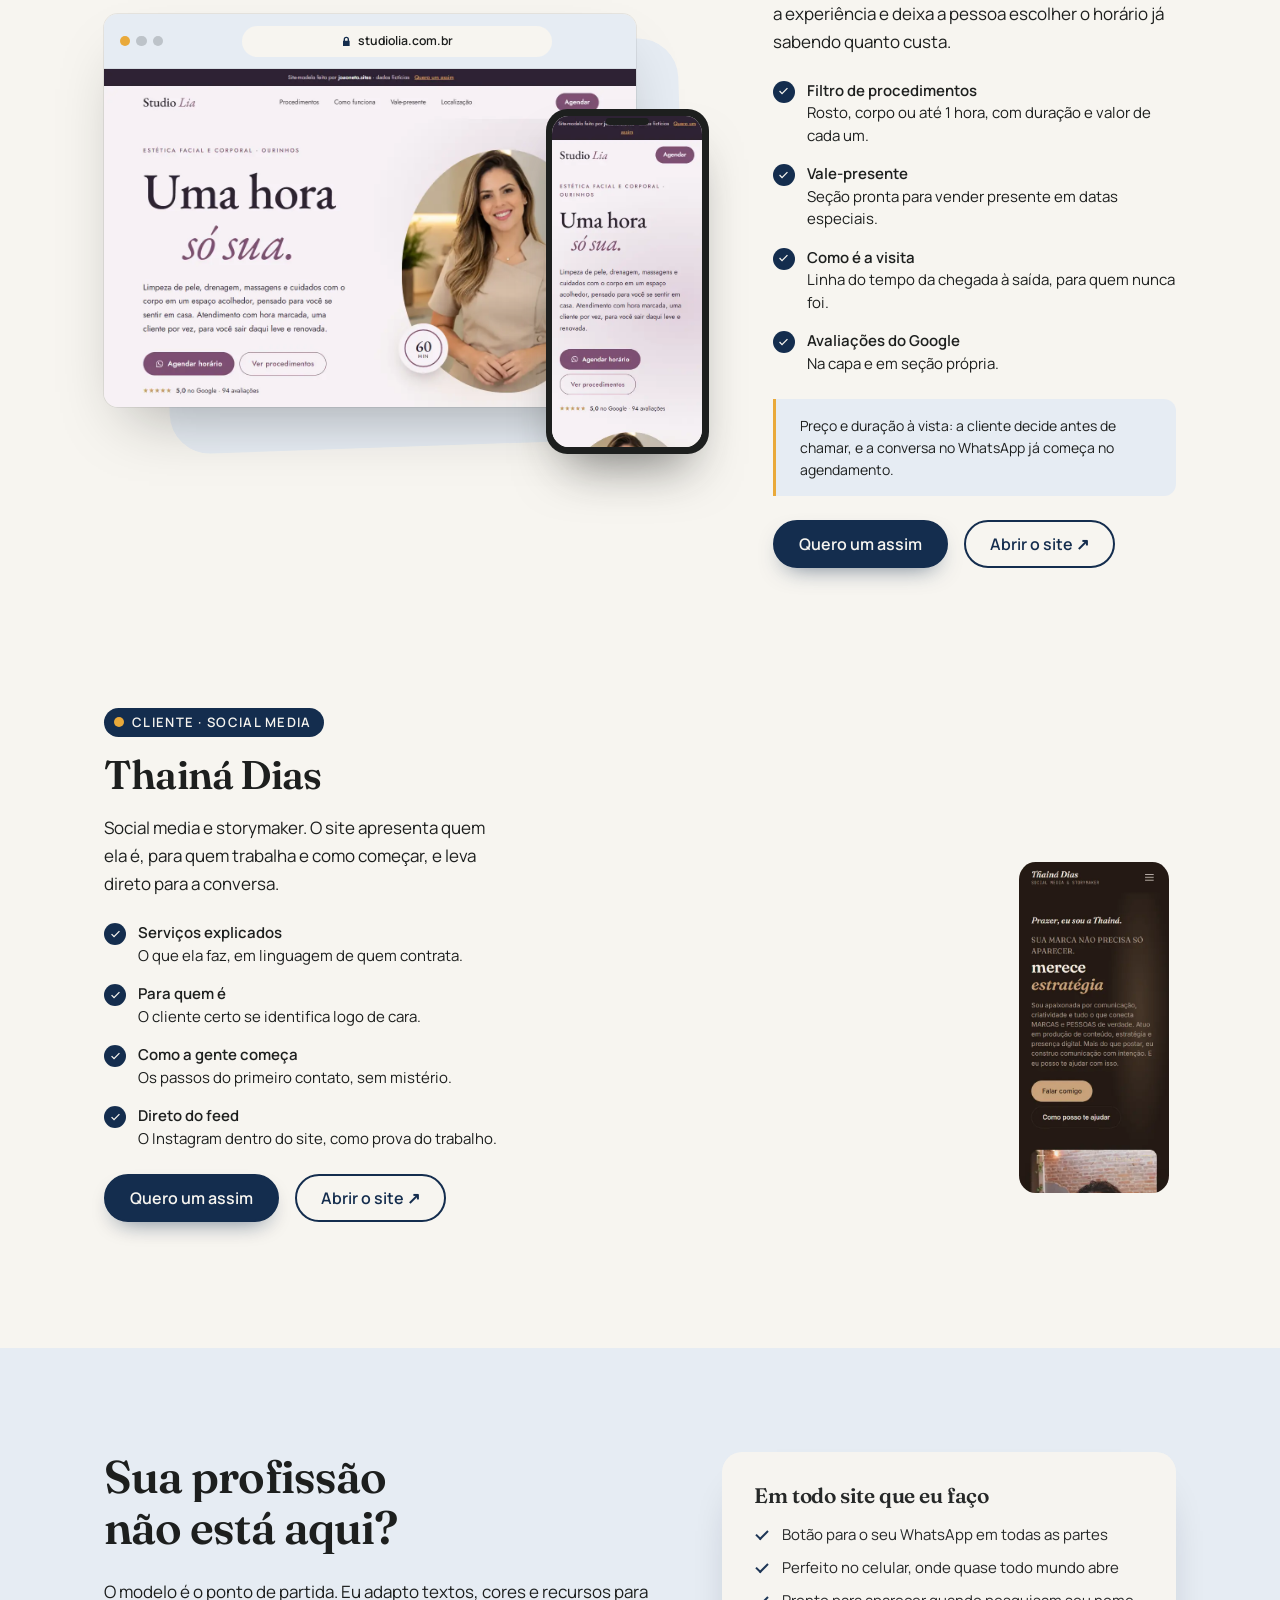
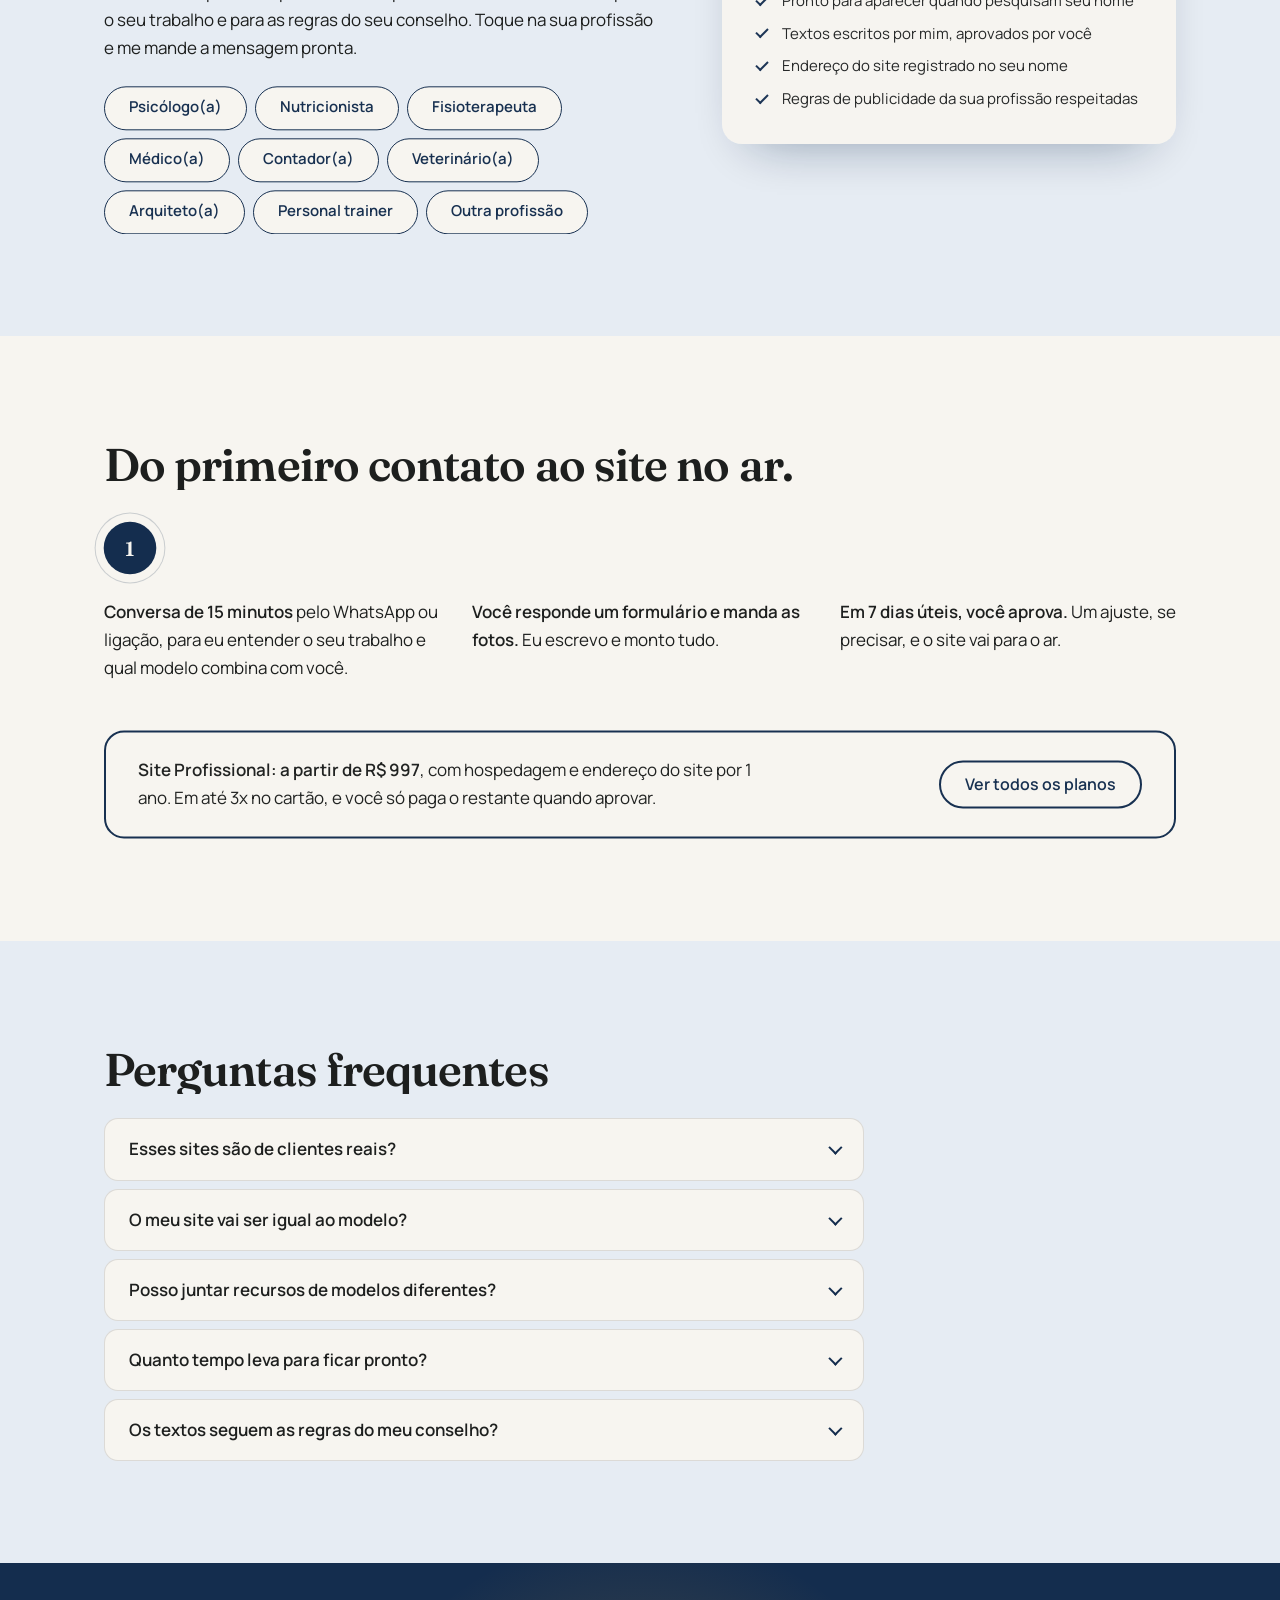
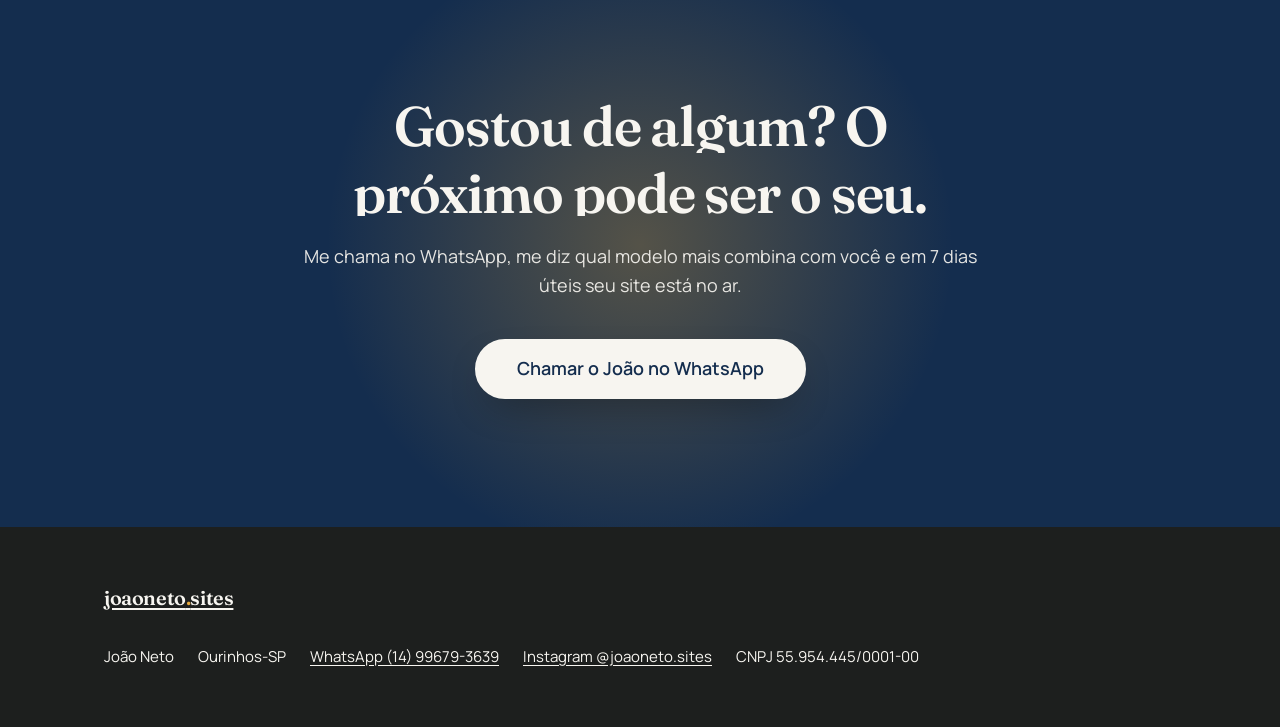
<file: portfolio.html>
<!DOCTYPE html>
<html lang="pt-BR">
<head>
<meta charset="utf-8">
<meta name="viewport" content="width=device-width, initial-scale=1">

<title>Portfólio | joaoneto.sites</title>
<meta name="description" content="Sites feitos pelo João para dentistas, advogados, esteticistas e outros profissionais. Abra, navegue e veja cada recurso funcionando.">

<link rel="canonical" href="https://joaoneto-sites.vercel.app/portfolio">
<link rel="icon" href="assets/favicon.svg?v=marinho" type="image/svg+xml">
<link rel="apple-touch-icon" href="assets/apple-touch-icon.png?v=marinho">

<meta property="og:type" content="website">
<meta property="og:site_name" content="joaoneto.sites">
<meta property="og:locale" content="pt_BR">
<meta property="og:url" content="https://joaoneto-sites.vercel.app/portfolio">
<meta property="og:title" content="Portfólio | joaoneto.sites">
<meta property="og:description" content="Sites no ar para dentistas, advogados, esteticistas e outros profissionais. Abra e teste cada um.">
<meta property="og:image" content="https://joaoneto-sites.vercel.app/assets/og.png?v=marinho">
<meta property="og:image:width" content="1200">
<meta property="og:image:height" content="630">
<meta name="twitter:card" content="summary_large_image">

<meta name="theme-color" content="#F7F5F0">

<link rel="preload" href="assets/fonts/fraunces-latin.woff2" as="font" type="font/woff2" crossorigin>
<link rel="preload" href="assets/fonts/manrope-latin.woff2" as="font" type="font/woff2" crossorigin>
<link rel="stylesheet" href="css/style.css">

<script src="js/boot.js"></script>
<script src="js/vendor/gsap.min.js" defer></script>
<script src="js/vendor/ScrollTrigger.min.js" defer></script>
<script src="js/vendor/SplitText.min.js" defer></script>
<script src="js/main.js" defer></script>
</head>
<body>

<a class="so-leitor" href="#conteudo">Ir para o conteúdo</a>

<header class="topo">
  <div class="envelope topo__linha">
    <a class="logo" href="./">joaoneto<span class="logo__ponto">.</span>sites</a>

    <nav class="menu" aria-label="Seções">
      <a href="./">Início</a>
      <a href="#trabalhos">Trabalhos</a>
      <a href="#como">Como funciona</a>
      <a href="#duvidas">Dúvidas</a>
    </nav>

    <a class="botao botao--primario botao--pequeno"
       href="https://wa.me/5514996793639?text=Oi%2C%20Jo%C3%A3o!%20Vi%20seu%20portf%C3%B3lio%20e%20quero%20um%20site.%20Sou%20%5Bprofiss%C3%A3o%5D%20em%20%5Bcidade%5D."
       target="_blank" rel="noopener">Quero meu site</a>
  </div>
</header>

<main id="conteudo">

  <!-- ==================================================================
       1. Capa: titulo + leque de celulares rolando sozinhos
       ================================================================== -->
  <section class="capa">
    <div class="envelope capa__grade">

      <div class="capa__texto-bloco">
        <p class="rotulo-portfolio" data-surge>Portfólio</p>
        <h1 id="capa-titulo">Sites no ar, para você <span class="destaque">abrir e testar<svg class="destaque__traco" viewBox="0 0 200 12" preserveAspectRatio="none" aria-hidden="true" focusable="false"><path d="M2 9c40-6 110-8 196-3"/></svg></span>.</h1>

        <p class="capa__texto" data-surge>Três modelos, cada um feito para uma profissão, e o site de uma cliente. Toque em qualquer um e navegue como o seu cliente navegaria: no celular, lendo, clicando nos botões.</p>

        <div class="botoes" data-surge>
          <a class="botao botao--primario"
             href="https://wa.me/5514996793639?text=Oi%2C%20Jo%C3%A3o!%20Vi%20seu%20portf%C3%B3lio%20e%20quero%20um%20site.%20Sou%20%5Bprofiss%C3%A3o%5D%20em%20%5Bcidade%5D."
             target="_blank" rel="noopener">Quero um site assim</a>
          <a class="botao botao--secundario" href="#trabalhos">Ver os trabalhos</a>
        </div>

        <ul class="numeros" data-surge>
          <li><b>4</b> sites no ar</li>
          <li><b>3</b> profissões com modelo pronto</li>
          <li><b>7</b> dias úteis para ficar pronto</li>
        </ul>
      </div>

      <div class="leque">
        <a class="celular" href="#caso-dentista" aria-label="Ver o site de dentista">
          <div class="celular__tela"><img src="assets/rolagem-dentista.webp?v=2" width="390" height="3600" alt="" decoding="async"></div>
        </a>
        <a class="celular" href="#caso-advocacia" aria-label="Ver o site de advocacia">
          <div class="celular__tela"><img src="assets/rolagem-advocacia.webp?v=2" width="390" height="3600" alt="" decoding="async"></div>
        </a>
        <a class="celular" href="#caso-estetica" aria-label="Ver o site de estética">
          <div class="celular__tela"><img src="assets/rolagem-estetica.webp?v=2" width="390" height="3600" alt="" decoding="async"></div>
        </a>
        <a class="celular" href="#caso-thaina" aria-label="Ver o site da Thainá Dias">
          <div class="celular__tela"><img src="assets/rolagem-thaina.webp?v=2" width="390" height="3600" alt="" loading="lazy" decoding="async"></div>
        </a>
        <span class="etiqueta etiqueta--leque" aria-hidden="true">
          <svg viewBox="0 0 16 16" focusable="false"><path d="M6.2 11.6 2.6 8l1.1-1.1 2.5 2.5 6.1-6.1 1.1 1.1z"/></svg>
          Todos no ar agora
        </span>
      </div>

    </div>

    <nav class="envelope atalhos" aria-label="Ir direto para um trabalho">
      <a href="#caso-dentista"><i class="atalhos__cor atalhos__cor--dentista"></i>Dentista</a>
      <a href="#caso-advocacia"><i class="atalhos__cor atalhos__cor--advocacia"></i>Advocacia</a>
      <a href="#caso-estetica"><i class="atalhos__cor atalhos__cor--estetica"></i>Estética</a>
      <a href="#caso-thaina"><i class="atalhos__cor atalhos__cor--thaina"></i>Social media</a>
    </nav>
  </section>

  <!-- ==================================================================
       2. Trabalhos: um estudo de caso por site
       ================================================================== -->
  <section class="secao" id="trabalhos" aria-labelledby="t-trabalhos">
    <div class="envelope">
      <h2 id="t-trabalhos" data-linhas>Cada site foi pensado para a profissão.</h2>
      <p class="secao__apoio" data-surge>O que o cliente dela pergunta, o que o conselho permite e o que faz a pessoa chamar no WhatsApp. Passe o mouse sobre o celular para ver o site inteiro, ou abra o site de verdade.</p>

      <!-- Dentista -->
      <article class="caso caso--dentista" id="caso-dentista" aria-labelledby="n-dentista">
        <div class="caso__visual" data-surge>
          <div class="navegador navegador--print">
            <div class="navegador__barra">
              <span class="navegador__bolinhas"><i></i><i></i><i></i></span>
              <span class="navegador__endereco">
                <svg viewBox="0 0 16 16" focusable="false" aria-hidden="true"><path d="M4 7V5a4 4 0 1 1 8 0v2h1v8H3V7h1Zm2 0h4V5a2 2 0 1 0-4 0v2Z"/></svg>
                drahelenamarques.com.br
              </span>
            </div>
            <img src="assets/tela-dentista.webp" width="1280" height="800" alt="Capa do site-modelo de dentista no computador" loading="lazy" decoding="async">
          </div>
          <a class="celular" href="https://joaoneto-modelo-dentista.vercel.app" target="_blank" rel="noopener" aria-label="Abrir o site-modelo de dentista">
            <div class="celular__tela"><img src="assets/rolagem-dentista.webp?v=2" width="390" height="3600" alt="" loading="lazy" decoding="async"></div>
          </a>
        </div>

        <div class="caso__texto" data-surge>
          <p class="caso__tag">Modelo · Dentista</p>
          <h3 class="caso__nome" id="n-dentista">Dra. Helena Marques</h3>
          <p class="caso__resumo">Para quem adia o dentista por medo: tudo explicado antes, avaliação sem pressa e urgência no mesmo dia.</p>
          <ul class="caso__recursos">
            <li><b>“Aberto agora”</b> O site mostra se o consultório está aberto naquele minuto.</li>
            <li><b>Tratamentos pela queixa</b> O paciente encontra o que precisa pelo que sente: dor, gengiva, dente quebrado.</li>
            <li><b>Seção para quem tem medo</b> Responde a maior objeção antes da primeira consulta.</li>
            <li><b>Nota do Google na capa</b> A confiança aparece antes de a pessoa rolar a página.</li>
          </ul>
          <p class="caso__regra">Segue a Resolução 196/2019 do CFO: nome e CRO visíveis, sem preço de procedimento e sem antes e depois.</p>
          <div class="botoes">
            <a class="botao botao--primario"
               href="https://wa.me/5514996793639?text=Oi%2C%20Jo%C3%A3o!%20Vi%20o%20modelo%20de%20dentista%20no%20seu%20portf%C3%B3lio%20e%20quero%20um%20assim.%20Sou%20%5Bprofiss%C3%A3o%5D%20em%20%5Bcidade%5D."
               target="_blank" rel="noopener">Quero um assim</a>
            <a class="botao botao--secundario" href="https://joaoneto-modelo-dentista.vercel.app" target="_blank" rel="noopener">Abrir o site ↗</a>
          </div>
        </div>
      </article>

      <!-- Advocacia -->
      <article class="caso caso--advocacia" id="caso-advocacia" aria-labelledby="n-advocacia">
        <div class="caso__visual" data-surge>
          <div class="navegador navegador--print">
            <div class="navegador__barra">
              <span class="navegador__bolinhas"><i></i><i></i><i></i></span>
              <span class="navegador__endereco">
                <svg viewBox="0 0 16 16" focusable="false" aria-hidden="true"><path d="M4 7V5a4 4 0 1 1 8 0v2h1v8H3V7h1Zm2 0h4V5a2 2 0 1 0-4 0v2Z"/></svg>
                vieiraalves.adv.br
              </span>
            </div>
            <img src="assets/tela-advocacia.webp" width="1280" height="800" alt="Capa do site-modelo de escritório de advocacia no computador" loading="lazy" decoding="async">
          </div>
          <a class="celular" href="https://joaoneto-modelo-advocacia.vercel.app" target="_blank" rel="noopener" aria-label="Abrir o site-modelo de advocacia">
            <div class="celular__tela"><img src="assets/rolagem-advocacia.webp?v=2" width="390" height="3600" alt="" loading="lazy" decoding="async"></div>
          </a>
        </div>

        <div class="caso__texto" data-surge>
          <p class="caso__tag">Modelo · Advocacia</p>
          <h3 class="caso__nome" id="n-advocacia">Vieira &amp; Alves Advocacia</h3>
          <p class="caso__resumo">Escritório com dois sócios que atendem pessoalmente. O site informa, organiza o primeiro contato e passa a sobriedade que a profissão pede.</p>
          <ul class="caso__recursos">
            <li><b>Lista de documentos</b> A pessoa escolhe o assunto e marca o que já tem antes da reunião.</li>
            <li><b>Informativo com prazos</b> Trabalho, herança e consumidor, com o conteúdo conferido com a lei.</li>
            <li><b>Áreas com casos concretos</b> Divórcio, inventário, verbas rescisórias: o cliente se reconhece na hora.</li>
            <li><b>Mapa e telefone</b> Endereço, horário e ligação a um toque.</li>
          </ul>
          <p class="caso__regra">Segue o Provimento 205/2021 da OAB: caráter informativo, sem preço, sem promessa de resultado, com a OAB de cada advogado e o registro da sociedade.</p>
          <div class="botoes">
            <a class="botao botao--primario"
               href="https://wa.me/5514996793639?text=Oi%2C%20Jo%C3%A3o!%20Vi%20o%20modelo%20de%20advogado%20no%20seu%20portf%C3%B3lio%20e%20quero%20um%20assim.%20Sou%20%5Bprofiss%C3%A3o%5D%20em%20%5Bcidade%5D."
               target="_blank" rel="noopener">Quero um assim</a>
            <a class="botao botao--secundario" href="https://joaoneto-modelo-advocacia.vercel.app" target="_blank" rel="noopener">Abrir o site ↗</a>
          </div>
        </div>
      </article>

      <!-- Estetica -->
      <article class="caso caso--estetica" id="caso-estetica" aria-labelledby="n-estetica">
        <div class="caso__visual" data-surge>
          <div class="navegador navegador--print">
            <div class="navegador__barra">
              <span class="navegador__bolinhas"><i></i><i></i><i></i></span>
              <span class="navegador__endereco">
                <svg viewBox="0 0 16 16" focusable="false" aria-hidden="true"><path d="M4 7V5a4 4 0 1 1 8 0v2h1v8H3V7h1Zm2 0h4V5a2 2 0 1 0-4 0v2Z"/></svg>
                studiolia.com.br
              </span>
            </div>
            <img src="assets/tela-estetica.webp" width="1280" height="800" alt="Capa do site-modelo de estúdio de estética no computador" loading="lazy" decoding="async">
          </div>
          <a class="celular" href="https://joaoneto-modelo-estetica.vercel.app" target="_blank" rel="noopener" aria-label="Abrir o site-modelo de estética">
            <div class="celular__tela"><img src="assets/rolagem-estetica.webp?v=2" width="390" height="3600" alt="" loading="lazy" decoding="async"></div>
          </a>
        </div>

        <div class="caso__texto" data-surge>
          <p class="caso__tag">Modelo · Estética</p>
          <h3 class="caso__nome" id="n-estetica">Studio Lia</h3>
          <p class="caso__resumo">Estúdio pequeno, uma cliente por vez. O site vende a experiência e deixa a pessoa escolher o horário já sabendo quanto custa.</p>
          <ul class="caso__recursos">
            <li><b>Filtro de procedimentos</b> Rosto, corpo ou até 1 hora, com duração e valor de cada um.</li>
            <li><b>Vale-presente</b> Seção pronta para vender presente em datas especiais.</li>
            <li><b>Como é a visita</b> Linha do tempo da chegada à saída, para quem nunca foi.</li>
            <li><b>Avaliações do Google</b> Na capa e em seção própria.</li>
          </ul>
          <p class="caso__regra">Preço e duração à vista: a cliente decide antes de chamar, e a conversa no WhatsApp já começa no agendamento.</p>
          <div class="botoes">
            <a class="botao botao--primario"
               href="https://wa.me/5514996793639?text=Oi%2C%20Jo%C3%A3o!%20Vi%20o%20modelo%20de%20esteticista%20no%20seu%20portf%C3%B3lio%20e%20quero%20um%20assim.%20Sou%20%5Bprofiss%C3%A3o%5D%20em%20%5Bcidade%5D."
               target="_blank" rel="noopener">Quero um assim</a>
            <a class="botao botao--secundario" href="https://joaoneto-modelo-estetica.vercel.app" target="_blank" rel="noopener">Abrir o site ↗</a>
          </div>
        </div>
      </article>

      <!-- Thaina: cliente real -->
      <article class="caso caso--thaina" id="caso-thaina" aria-labelledby="n-thaina">
        <div class="caso__visual" data-surge>
          <div class="navegador navegador--print">
            <div class="navegador__barra">
              <span class="navegador__bolinhas"><i></i><i></i><i></i></span>
              <span class="navegador__endereco">
                <svg viewBox="0 0 16 16" focusable="false" aria-hidden="true"><path d="M4 7V5a4 4 0 1 1 8 0v2h1v8H3V7h1Zm2 0h4V5a2 2 0 1 0-4 0v2Z"/></svg>
                thainadias.vercel.app
              </span>
            </div>
            <img src="assets/tela-thaina.webp" width="1280" height="800" alt="Capa do site da Thainá Dias no computador" loading="lazy" decoding="async">
          </div>
          <a class="celular" href="https://thainadias.vercel.app" target="_blank" rel="noopener" aria-label="Abrir o site da Thainá Dias">
            <div class="celular__tela"><img src="assets/rolagem-thaina.webp?v=2" width="390" height="3600" alt="" loading="lazy" decoding="async"></div>
          </a>
        </div>

        <div class="caso__texto" data-surge>
          <p class="caso__tag caso__tag--cliente">Cliente · Social media</p>
          <h3 class="caso__nome" id="n-thaina">Thainá Dias</h3>
          <p class="caso__resumo">Social media e storymaker. O site apresenta quem ela é, para quem trabalha e como começar, e leva direto para a conversa.</p>
          <ul class="caso__recursos">
            <li><b>Serviços explicados</b> O que ela faz, em linguagem de quem contrata.</li>
            <li><b>Para quem é</b> O cliente certo se identifica logo de cara.</li>
            <li><b>Como a gente começa</b> Os passos do primeiro contato, sem mistério.</li>
            <li><b>Direto do feed</b> O Instagram dentro do site, como prova do trabalho.</li>
          </ul>
          <div class="botoes">
            <a class="botao botao--primario"
               href="https://wa.me/5514996793639?text=Oi%2C%20Jo%C3%A3o!%20Vi%20o%20site%20da%20Thain%C3%A1%20no%20seu%20portf%C3%B3lio%20e%20quero%20um%20assim.%20Sou%20%5Bprofiss%C3%A3o%5D%20em%20%5Bcidade%5D."
               target="_blank" rel="noopener">Quero um assim</a>
            <a class="botao botao--secundario" href="https://thainadias.vercel.app" target="_blank" rel="noopener">Abrir o site ↗</a>
          </div>
        </div>
      </article>
    </div>
  </section>

  <!-- ==================================================================
       3. Sua profissao: cada botao abre o WhatsApp ja com a profissao
       ================================================================== -->
  <section class="secao secao--azul" aria-labelledby="t-profissao">
    <div class="envelope sua">
      <div>
        <h2 id="t-profissao" data-linhas>Sua profissão não está aqui?</h2>
        <p data-surge>O modelo é o ponto de partida. Eu adapto textos, cores e recursos para o seu trabalho e para as regras do seu conselho. Toque na sua profissão e me mande a mensagem pronta.</p>
        <ul class="profissoes" data-surge>
          <li><a href="https://wa.me/5514996793639?text=Oi%2C%20Jo%C3%A3o!%20Vi%20seu%20portf%C3%B3lio.%20Sou%20psic%C3%B3logo(a)%20em%20%5Bcidade%5D%20e%20quero%20um%20site." target="_blank" rel="noopener">Psicólogo(a)</a></li>
          <li><a href="https://wa.me/5514996793639?text=Oi%2C%20Jo%C3%A3o!%20Vi%20seu%20portf%C3%B3lio.%20Sou%20nutricionista%20em%20%5Bcidade%5D%20e%20quero%20um%20site." target="_blank" rel="noopener">Nutricionista</a></li>
          <li><a href="https://wa.me/5514996793639?text=Oi%2C%20Jo%C3%A3o!%20Vi%20seu%20portf%C3%B3lio.%20Sou%20fisioterapeuta%20em%20%5Bcidade%5D%20e%20quero%20um%20site." target="_blank" rel="noopener">Fisioterapeuta</a></li>
          <li><a href="https://wa.me/5514996793639?text=Oi%2C%20Jo%C3%A3o!%20Vi%20seu%20portf%C3%B3lio.%20Sou%20m%C3%A9dico(a)%20em%20%5Bcidade%5D%20e%20quero%20um%20site." target="_blank" rel="noopener">Médico(a)</a></li>
          <li><a href="https://wa.me/5514996793639?text=Oi%2C%20Jo%C3%A3o!%20Vi%20seu%20portf%C3%B3lio.%20Sou%20contador(a)%20em%20%5Bcidade%5D%20e%20quero%20um%20site." target="_blank" rel="noopener">Contador(a)</a></li>
          <li><a href="https://wa.me/5514996793639?text=Oi%2C%20Jo%C3%A3o!%20Vi%20seu%20portf%C3%B3lio.%20Sou%20veterin%C3%A1rio(a)%20em%20%5Bcidade%5D%20e%20quero%20um%20site." target="_blank" rel="noopener">Veterinário(a)</a></li>
          <li><a href="https://wa.me/5514996793639?text=Oi%2C%20Jo%C3%A3o!%20Vi%20seu%20portf%C3%B3lio.%20Sou%20arquiteto(a)%20em%20%5Bcidade%5D%20e%20quero%20um%20site." target="_blank" rel="noopener">Arquiteto(a)</a></li>
          <li><a href="https://wa.me/5514996793639?text=Oi%2C%20Jo%C3%A3o!%20Vi%20seu%20portf%C3%B3lio.%20Sou%20personal%20trainer%20em%20%5Bcidade%5D%20e%20quero%20um%20site." target="_blank" rel="noopener">Personal trainer</a></li>
          <li><a href="https://wa.me/5514996793639?text=Oi%2C%20Jo%C3%A3o!%20Vi%20seu%20portf%C3%B3lio.%20Sou%20%5Bprofiss%C3%A3o%5D%20em%20%5Bcidade%5D%20e%20quero%20um%20site." target="_blank" rel="noopener">Outra profissão</a></li>
        </ul>
      </div>

      <div class="todo-site" data-surge>
        <h3>Em todo site que eu faço</h3>
        <ul>
          <li>Botão para o seu WhatsApp em todas as partes</li>
          <li>Perfeito no celular, onde quase todo mundo abre</li>
          <li>Pronto para aparecer quando pesquisam seu nome</li>
          <li>Textos escritos por mim, aprovados por você</li>
          <li>Endereço do site registrado no seu nome</li>
          <li>Regras de publicidade da sua profissão respeitadas</li>
        </ul>
      </div>
    </div>
  </section>

  <!-- ==================================================================
       4. Como funciona + preco em uma linha
       ================================================================== -->
  <section class="secao" id="como" aria-labelledby="t-como">
    <div class="envelope">
      <h2 id="t-como" data-linhas>Do primeiro contato ao site no ar.</h2>

      <ol class="passos">
        <li class="passo">
          <p><b>Conversa de 15 minutos</b> pelo WhatsApp ou ligação, para eu entender o seu trabalho e qual modelo combina com você.</p>
        </li>
        <li class="passo">
          <p><b>Você responde um formulário e manda as fotos.</b> Eu escrevo e monto tudo.</p>
        </li>
        <li class="passo">
          <p><b>Em 7 dias úteis, você aprova.</b> Um ajuste, se precisar, e o site vai para o ar.</p>
        </li>
      </ol>

      <div class="preco-linha" data-surge>
        <p><b>Site Profissional: a partir de R$ 997</b>, com hospedagem e endereço do site por 1 ano. Em até 3x no cartão, e você só paga o restante quando aprovar.</p>
        <a class="botao botao--secundario" href="./#precos">Ver todos os planos</a>
      </div>
    </div>
  </section>

  <!-- ==================================================================
       5. Perguntas sobre o portfolio
       ================================================================== -->
  <section class="secao secao--azul" id="duvidas" aria-labelledby="t-faq">
    <div class="envelope">
      <h2 id="t-faq" data-linhas>Perguntas frequentes</h2>

      <div class="faq">
        <details>
          <summary>Esses sites são de clientes reais?</summary>
          <p class="faq__resposta">O da Thainá, sim: é cliente e o site está no ar. Os de dentista, advocacia e estética são modelos que eu criei para mostrar o padrão do meu trabalho em cada profissão. Os nomes e dados neles são fictícios, e isso está avisado no topo de cada um.</p>
        </details>

        <details>
          <summary>O meu site vai ser igual ao modelo?</summary>
          <p class="faq__resposta">Não. O modelo mostra a estrutura e os recursos. O seu leva seu nome, suas fotos, suas cores e textos escritos sobre o seu trabalho.</p>
        </details>

        <details>
          <summary>Posso juntar recursos de modelos diferentes?</summary>
          <p class="faq__resposta">Pode. Quer a lista de documentos do site de advocacia no seu site de contabilidade, ou o vale-presente da estética no seu consultório? A gente combina isso na primeira conversa.</p>
        </details>

        <details>
          <summary>Quanto tempo leva para ficar pronto?</summary>
          <p class="faq__resposta">7 dias úteis para o Site Profissional, contados a partir do momento em que você manda o formulário e as fotos.</p>
        </details>

        <details>
          <summary>Os textos seguem as regras do meu conselho?</summary>
          <p class="faq__resposta">Sim. Cada modelo foi escrito seguindo as regras da profissão, como o Provimento 205/2021 da OAB e a Resolução 196/2019 do CFO. No seu, eu faço o mesmo, e você aprova tudo antes de publicar.</p>
        </details>
      </div>
    </div>
  </section>

  <!-- ==================================================================
       6. Fechamento
       ================================================================== -->
  <section class="secao fechamento" aria-labelledby="t-fim">
    <div class="envelope">
      <h2 id="t-fim" data-linhas>Gostou de algum? O próximo pode ser o seu.</h2>

      <p data-surge>Me chama no WhatsApp, me diz qual modelo mais combina com você e em 7 dias úteis seu site está no ar.</p>

      <a class="botao botao--claro botao--grande"
         href="https://wa.me/5514996793639?text=Oi%2C%20Jo%C3%A3o!%20Vi%20seu%20portf%C3%B3lio%20e%20quero%20um%20site.%20Sou%20%5Bprofiss%C3%A3o%5D%20em%20%5Bcidade%5D."
         target="_blank" rel="noopener">Chamar o João no WhatsApp</a>
    </div>
  </section>

</main>

<footer class="rodape">
  <div class="envelope">
    <a class="logo" href="./">joaoneto<span class="logo__ponto">.</span>sites</a>

    <ul class="rodape__dados">
      <li>João Neto</li>
      <li>Ourinhos-SP</li>
      <li>
        <a href="https://wa.me/5514996793639?text=Oi%2C%20Jo%C3%A3o!%20Vi%20seu%20portf%C3%B3lio%20e%20quero%20um%20site.%20Sou%20%5Bprofiss%C3%A3o%5D%20em%20%5Bcidade%5D."
           target="_blank" rel="noopener">WhatsApp (14) 99679-3639</a>
      </li>
      <li>
        <a href="https://instagram.com/joaoneto.sites" target="_blank" rel="noopener">Instagram @joaoneto.sites</a>
      </li>
      <li>CNPJ 55.954.445/0001-00</li>
    </ul>
  </div>
</footer>

<a class="zap"
   href="https://wa.me/5514996793639?text=Oi%2C%20Jo%C3%A3o!%20Vi%20seu%20portf%C3%B3lio%20e%20quero%20um%20site.%20Sou%20%5Bprofiss%C3%A3o%5D%20em%20%5Bcidade%5D."
   target="_blank" rel="noopener" aria-label="Falar com o João no WhatsApp">
  <svg viewBox="0 0 24 24" role="img" aria-hidden="true" focusable="false">
    <path d="M12.04 2C6.58 2 2.13 6.45 2.13 11.91c0 1.75.46 3.45 1.32 4.95L2 22l5.25-1.38a9.9 9.9 0 0 0 4.79 1.22h.01c5.46 0 9.91-4.45 9.91-9.91 0-2.65-1.03-5.14-2.9-7.01A9.82 9.82 0 0 0 12.04 2Zm0 18.13h-.01a8.2 8.2 0 0 1-4.19-1.15l-.3-.18-3.12.82.83-3.04-.2-.31a8.24 8.24 0 0 1-1.26-4.36c0-4.54 3.7-8.23 8.25-8.23 2.2 0 4.27.86 5.83 2.41a8.18 8.18 0 0 1 2.41 5.83c0 4.54-3.7 8.23-8.24 8.23Zm4.52-6.16c-.25-.12-1.47-.72-1.69-.81-.23-.08-.39-.12-.56.13-.16.25-.64.81-.79.97-.14.17-.29.19-.54.06-.25-.12-1.05-.39-1.99-1.23-.74-.66-1.23-1.47-1.38-1.72-.14-.25-.01-.39.11-.51.11-.11.25-.29.37-.43.13-.15.17-.25.25-.42.08-.17.04-.31-.02-.43-.06-.12-.54-1.34-.74-1.83-.19-.48-.39-.41-.54-.42h-.46c-.16 0-.41.06-.63.31-.21.25-.81.79-.81 1.94s.83 2.25.95 2.4c.12.17 1.63 2.6 3.96 3.55.55.24.99.38 1.33.49.56.18 1.07.15 1.47.09.45-.07 1.39-.57 1.58-1.12.2-.55.2-1.02.14-1.12-.06-.1-.23-.16-.48-.28Z"/>
  </svg>
</a>

<script type="application/ld+json">
{
  "@context": "https://schema.org",
  "@type": "CollectionPage",
  "name": "Portfólio joaoneto.sites",
  "url": "https://joaoneto-sites.vercel.app/portfolio",
  "isPartOf": { "@type": "WebSite", "name": "joaoneto.sites", "url": "https://joaoneto-sites.vercel.app/" },
  "mainEntity": {
    "@type": "ItemList",
    "itemListElement": [
      { "@type": "ListItem", "position": 1, "url": "https://joaoneto-modelo-dentista.vercel.app/", "name": "Site-modelo de dentista" },
      { "@type": "ListItem", "position": 2, "url": "https://joaoneto-modelo-advocacia.vercel.app/", "name": "Site-modelo de advocacia" },
      { "@type": "ListItem", "position": 3, "url": "https://joaoneto-modelo-estetica.vercel.app/", "name": "Site-modelo de estética" },
      { "@type": "ListItem", "position": 4, "url": "https://thainadias.vercel.app/", "name": "Site da Thainá Dias, social media" }
    ]
  }
}
</script>

</body>
</html>
</file>
<file: css/style.css>
/* ==========================================================================
   joaoneto.sites - estilos do site joaonetosites.com.br
   Paleta atualizada para azul marinho, azul claro, creme, dourado e grafite
   ========================================================================== */

/* --------------------------------------------------------------------------
   0. Fontes da web, servidas pelo proprio site (sem Google Fonts externo)
   Fraunces 600 e Manrope 400-600 (variavel), so latin e latin-ext.
   -------------------------------------------------------------------------- */
@font-face {
  font-family: "Fraunces";
  src: url("../assets/fonts/fraunces-latin-ext.woff2") format("woff2");
  font-weight: 600;
  font-display: swap;
  unicode-range: U+0100-02BA, U+02BD-02C5, U+02C7-02CC, U+02CE-02D7, U+02DD-02FF, U+0304, U+0308, U+0329, U+1D00-1DBF, U+1E00-1E9F, U+1EF2-1EFF, U+2020, U+20A0-20AB, U+20AD-20C0, U+2113, U+2C60-2C7F, U+A720-A7FF;
}

@font-face {
  font-family: "Fraunces";
  src: url("../assets/fonts/fraunces-latin.woff2") format("woff2");
  font-weight: 600;
  font-display: swap;
  unicode-range: U+0000-00FF, U+0131, U+0152-0153, U+02BB-02BC, U+02C6, U+02DA, U+02DC, U+0304, U+0308, U+0329, U+2000-206F, U+20AC, U+2122, U+2191, U+2193, U+2212, U+2215, U+FEFF, U+FFFD;
}

@font-face {
  font-family: "Manrope";
  src: url("../assets/fonts/manrope-latin-ext.woff2") format("woff2");
  font-weight: 400 600;
  font-display: swap;
  unicode-range: U+0100-02BA, U+02BD-02C5, U+02C7-02CC, U+02CE-02D7, U+02DD-02FF, U+0304, U+0308, U+0329, U+1D00-1DBF, U+1E00-1E9F, U+1EF2-1EFF, U+2020, U+20A0-20AB, U+20AD-20C0, U+2113, U+2C60-2C7F, U+A720-A7FF;
}

@font-face {
  font-family: "Manrope";
  src: url("../assets/fonts/manrope-latin.woff2") format("woff2");
  font-weight: 400 600;
  font-display: swap;
  unicode-range: U+0000-00FF, U+0131, U+0152-0153, U+02BB-02BC, U+02C6, U+02DA, U+02DC, U+0304, U+0308, U+0329, U+2000-206F, U+20AC, U+2122, U+2191, U+2193, U+2212, U+2215, U+FEFF, U+FFFD;
}

/* --------------------------------------------------------------------------
   0b. Fontes de reserva com metrica ajustada
   Sem isto o texto da capa pula quando a fonte da web acaba de carregar
   (CLS medido: 0,06). Os fatores vieram de medicao no navegador:
   Fraunces/Georgia = 0,902 e Manrope/Segoe UI = 1,036.
   ponytail: cobre Windows, macOS e iOS, onde Georgia e Segoe UI existem.
   No Android cai no serif/sans-serif do sistema, sem ajuste. Se aparecer
   salto no Android, medir Noto Serif e Roboto e acrescentar outra reserva.
   -------------------------------------------------------------------------- */
@font-face {
  font-family: "Fraunces reserva";
  src: local("Georgia"), local("Times New Roman");
  size-adjust: 90.2%;
  font-display: swap;
}

@font-face {
  font-family: "Manrope reserva";
  src: local("Segoe UI"), local("Helvetica Neue"), local("Arial");
  size-adjust: 103.6%;
  font-display: swap;
}

/* --------------------------------------------------------------------------
   1. Tokens
   -------------------------------------------------------------------------- */
:root {
  /* Cores da marca. Fora delas, so tons derivados destas (hover, mapa,
     demos) e as cores dos sites-modelo dentro do palco do cabecalho. */
  --papel: #F7F5F0;
  --grafite: #1D1F1E;
  --marinho: #142D4E;
  --azul-claro: #E6ECF3;
  --dourado: #E9A93A;

  /* Tipografia */
  --fonte-titulo: "Fraunces", "Fraunces reserva", Georgia, serif;
  --fonte-texto: "Manrope", "Manrope reserva", -apple-system, "Segoe UI", sans-serif;

  /* Espacamento: multiplos de 8px */
  --e-1: 0.5rem;   /*  8px */
  --e-2: 1rem;     /* 16px */
  --e-3: 1.5rem;   /* 24px */
  --e-4: 2rem;     /* 32px */
  --e-5: 2.5rem;   /* 40px */
  --e-6: 3rem;     /* 48px */
  --e-8: 4rem;     /* 64px */
  --e-10: 5rem;    /* 80px */
  --e-12: 6rem;    /* 96px */

  /* Forma */
  --raio: 8px;
  --largura: 1120px;

  /* Sombras quase invisiveis */
  --sombra-1: 0 1px 2px rgba(29, 31, 30, 0.04);
  --sombra-2: 0 2px 8px rgba(29, 31, 30, 0.06);
}


/* --------------------------------------------------------------------------
   2. Reset e base
   -------------------------------------------------------------------------- */
*, *::before, *::after { box-sizing: border-box; }

html {
  scroll-behavior: smooth;
  -webkit-text-size-adjust: 100%;
  interpolate-size: allow-keywords; /* deixa o FAQ abrir com transicao */
}

/* Quem pede menos movimento ve tudo parado. iteration-count 1 impede que
   as faixas infinitas virem um pisca-pisca com duracao quase zero. */
@media (prefers-reduced-motion: reduce) {
  html { scroll-behavior: auto; }
  *, *::before, *::after {
    animation-duration: 0.01ms !important;
    animation-iteration-count: 1 !important;
    transition-duration: 0.01ms !important;
  }
}

body {
  margin: 0;
  background: var(--papel);
  color: var(--grafite);
  font-family: var(--fonte-texto);
  font-weight: 400;
  font-size: clamp(1rem, 0.96rem + 0.2vw, 1.0625rem);
  line-height: 1.65;
  overflow-x: hidden;
  -webkit-font-smoothing: antialiased;
}

img, svg { max-width: 100%; height: auto; display: block; }

h1, h2, h3 {
  font-family: var(--fonte-titulo);
  font-weight: 600;
  line-height: 1.12;
  letter-spacing: -0.02em;
  margin: 0 0 var(--e-3);
  text-wrap: balance;
}

h1 { font-size: clamp(2.375rem, 1.6rem + 3.6vw, 4.25rem); }
h2 { font-size: clamp(1.75rem, 1.35rem + 1.9vw, 2.875rem); max-width: 24ch; }
h3 { font-size: clamp(1.125rem, 1.05rem + 0.4vw, 1.3125rem); }

p { margin: 0 0 var(--e-3); max-width: 62ch; }
p:last-child { margin-bottom: 0; }

a { color: var(--marinho); }

/* Foco visivel no teclado, nunca removido */
:focus-visible {
  outline: 3px solid var(--marinho);
  outline-offset: 3px;
  border-radius: 4px;
}

/* Estados iniciais do que vai ser animado. So valem com a classe
   .movimento, que o boot.js poe quando ha JS e o usuario aceita movimento.
   Sem ela, tudo aparece pronto. */
/* a capa fica de fora: aparece no primeiro quadro, sem esperar o JS */
.movimento main > section:not(.capa) [data-surge] { opacity: 0; transform: translateY(24px); }
.movimento [data-linhas],
.movimento .palco .navegador,
.movimento .palco .celular--palco,
.movimento .palco .etiqueta,
.movimento .palco [data-monta] { visibility: hidden; }

/* --------------------------------------------------------------------------
   3. Layout
   -------------------------------------------------------------------------- */
.envelope {
  width: 100%;
  max-width: var(--largura);
  margin-inline: auto;
  padding-inline: var(--e-3);
}

.secao { padding-block: clamp(4.5rem, 8vw, 7.5rem); }
.secao--azul { background: var(--azul-claro); }
.secao__apoio { margin-top: calc(-1 * var(--e-1)); margin-bottom: var(--e-6); }

/* ancoras nao ficam escondidas atras do topo fixo */
[id] { scroll-margin-top: 88px; }

/* Atalho "ir para o conteudo": escondido, aparece ao receber foco */
.so-leitor {
  position: absolute;
  left: -9999px;
  top: var(--e-1);
  z-index: 60;
  background: var(--marinho);
  color: var(--papel);
  font-weight: 600;
  padding: var(--e-1) var(--e-2);
  border-radius: var(--raio);
  text-decoration: none;
  display: inline-flex;
  align-items: center;
  min-height: 44px;
}
.so-leitor:focus-visible {
  left: var(--e-2);
  outline-color: var(--grafite);
}

/* Depoimentos: cartao com a fonte em destaque abaixo da fala */
.cartoes { display: grid; gap: var(--e-2); margin: 0; padding: 0; list-style: none; }
.cartao { background: var(--papel); border-radius: var(--raio); padding: var(--e-3); }
.cartao b { display: block; font-weight: 600; }
.depoimentos .cartao b { margin: var(--e-1) 0 0; font-size: 0.875rem; }

/* --------------------------------------------------------------------------
   4. Logo e topo fixo
   -------------------------------------------------------------------------- */
.logo {
  font-family: var(--fonte-titulo);
  font-weight: 600;
  font-size: 1.25rem;
  letter-spacing: -0.02em;
  color: var(--marinho);
  text-decoration: none;
  /* alvo de toque de 44px sem crescer a caixa visual */
  display: inline-flex;
  align-items: center;
  min-height: 44px;
}
.logo__ponto { color: var(--dourado); }

.topo {
  position: sticky;
  top: 0;
  z-index: 40;
  padding-block: var(--e-1);
  background: rgba(247, 245, 240, 0.84);
  -webkit-backdrop-filter: blur(14px) saturate(1.3);
  backdrop-filter: blur(14px) saturate(1.3);
  border-bottom: 1px solid rgba(29, 31, 30, 0.08);
  transition: box-shadow 0.3s ease;
}
.topo.rolou { box-shadow: 0 10px 30px -18px rgba(29, 31, 30, 0.35); }

.topo__linha {
  display: flex;
  align-items: center;
  justify-content: space-between;
  gap: var(--e-3);
}

.menu { display: none; gap: var(--e-4); }
.menu a {
  position: relative;
  display: inline-flex;
  align-items: center;
  min-height: 44px;
  color: var(--grafite);
  font-weight: 600;
  font-size: 0.9375rem;
  text-decoration: none;
}
.menu a::after {
  content: "";
  position: absolute;
  left: 0;
  right: 0;
  bottom: 9px;
  height: 2px;
  background: var(--dourado);
  transform: scaleX(0);
  transform-origin: right;
  transition: transform 0.35s cubic-bezier(0.2, 0.8, 0.2, 1);
}
.menu a:hover::after { transform: scaleX(1); transform-origin: left; }

/* --------------------------------------------------------------------------
   5. Botoes - alvo de toque minimo 44px
   -------------------------------------------------------------------------- */
.botao {
  display: inline-flex;
  align-items: center;
  justify-content: center;
  gap: var(--e-1);
  min-height: 48px;
  padding: var(--e-1) var(--e-3);
  border: 2px solid var(--marinho);
  border-radius: 999px;
  font-family: var(--fonte-texto);
  font-weight: 600;
  font-size: 1rem;
  line-height: 1.3;
  text-align: center;
  text-decoration: none;
  cursor: pointer;
  transition: background-color 0.25s ease, color 0.25s ease, box-shadow 0.35s ease;
}

.botao--primario {
  background: var(--marinho);
  color: var(--papel);
  box-shadow: 0 10px 24px -12px rgba(20, 45, 78, 0.7);
}
.botao--primario:hover {
  background: color-mix(in srgb, var(--marinho) 80%, var(--grafite));
  box-shadow: 0 16px 32px -12px rgba(20, 45, 78, 0.75), 0 0 0 6px rgba(20, 45, 78, 0.12);
}

.botao--secundario {
  background: transparent;
  color: var(--marinho);
}
.botao--secundario:hover { background: var(--azul-claro); }

.botao--claro {
  background: var(--papel);
  border-color: var(--papel);
  color: var(--marinho);
  box-shadow: 0 16px 40px -16px rgba(0, 0, 0, 0.45);
}
.botao--claro:hover { box-shadow: 0 20px 44px -16px rgba(0, 0, 0, 0.5), 0 0 0 8px rgba(247, 245, 240, 0.16); }

.botao--pequeno {
  min-height: 44px;
  padding: 6px var(--e-2);
  font-size: 0.9375rem;
  box-shadow: none;
}

.botao--grande {
  min-height: 60px;
  padding-inline: var(--e-5);
  font-size: clamp(1rem, 0.95rem + 0.25vw, 1.125rem);
}

.botoes {
  display: flex;
  flex-wrap: wrap;
  gap: var(--e-2);
  margin-bottom: var(--e-3);
}

/* --------------------------------------------------------------------------
   6. Cabecalho (secao 1): texto + palco com o site se montando
   -------------------------------------------------------------------------- */
.capa {
  position: relative;
  padding-block: clamp(2.5rem, 5vw, 4.5rem) clamp(3.5rem, 7vw, 6rem);
  overflow: hidden;
}

.capa__grade { display: grid; gap: var(--e-8); align-items: center; }

.destaque { position: relative; white-space: nowrap; color: var(--marinho); }
.destaque__num { display: inline-block; min-width: 0.6em; text-align: center; }
.destaque__traco {
  position: absolute;
  left: 0;
  bottom: -0.1em;
  width: 100%;
  height: 0.3em;
  overflow: visible;
}
.destaque__traco path {
  fill: none;
  stroke: var(--dourado);
  stroke-width: 5;
  stroke-linecap: round;
  vector-effect: non-scaling-stroke;
}

.capa__texto {
  max-width: 44ch;
  font-size: clamp(1.0625rem, 1rem + 0.3vw, 1.1875rem);
}

.capa__linha {
  margin: 0;
  padding-top: var(--e-1);
  font-size: 0.9375rem;
  line-height: 1.6;
  max-width: 54ch;
}

/* Palco: navegador + celular + etiquetas flutuando */
.palco {
  position: relative;
  width: 100%;
  max-width: 620px;
  margin-inline: auto;
  aspect-ratio: 1 / 0.86;
}

.palco__brilho {
  position: absolute;
  inset: -8% -10% -6% -4%;
  z-index: 0;
  background:
    radial-gradient(closest-side, rgba(233, 169, 58, 0.34), transparent 72%) 78% 18% / 55% 55% no-repeat,
    radial-gradient(closest-side, rgba(20, 45, 78, 0.22), transparent 72%) 12% 88% / 65% 65% no-repeat,
    radial-gradient(closest-side, var(--azul-claro), transparent 78%) 50% 50% / 100% 100% no-repeat;
  filter: blur(18px);
}

.navegador {
  --t-fundo: #F3F7F6;
  --t-marca: #0E3B43;
  --t-acento: #E8795A;
  --t-suave: #E3F0EC;
  position: absolute;
  left: 0;
  top: 5%;
  z-index: 1;
  width: 86%;
  overflow: hidden;
  border-radius: 14px;
  background: var(--t-fundo);
  box-shadow:
    0 0 0 1px rgba(29, 31, 30, 0.08),
    0 30px 60px -24px rgba(29, 31, 30, 0.35);
  container-type: inline-size;
  transition: background-color 0.6s ease;
}
.navegador[data-tema="advocacia"] { --t-fundo: #F6F7F8; --t-marca: #121826; --t-acento: #9B2F40; --t-suave: #E6E9EC; }
.navegador[data-tema="estetica"]  { --t-fundo: #F6F2F5; --t-marca: #2E2233; --t-acento: #7E4E72; --t-suave: #EDE0E8; }

.navegador__barra {
  display: flex;
  align-items: center;
  gap: 10px;
  padding: 2.2cqi 3cqi;
  background: var(--azul-claro);
  border-bottom: 1px solid rgba(29, 31, 30, 0.08);
}
.navegador__bolinhas { display: flex; gap: 1.2cqi; }
.navegador__bolinhas i { width: 1.9cqi; height: 1.9cqi; border-radius: 50%; background: rgba(29, 31, 30, 0.2); }
.navegador__bolinhas i:first-child { background: var(--dourado); }

.navegador__endereco {
  display: flex;
  align-items: center;
  justify-content: center;
  gap: 1.2cqi;
  flex: 0 1 62%;
  margin-inline: auto;
  padding: 1cqi 3cqi;
  border-radius: 999px;
  background: var(--papel);
  color: var(--grafite);
  font-size: max(10px, 2.3cqi);
  font-weight: 600;
  white-space: nowrap;
  overflow: hidden;
}
.navegador__endereco svg { width: max(9px, 2cqi); fill: var(--marinho); flex: none; }

.mini { padding: 3.5cqi 4.5cqi 4.5cqi; color: var(--t-marca); transition: color 0.6s ease; }

.mini__topo {
  display: flex;
  justify-content: space-between;
  align-items: center;
  margin-bottom: 4.5cqi;
}
.mini__nome { font-family: var(--fonte-titulo); font-size: 3.4cqi; font-weight: 600; }
.mini__agendar {
  padding: 1.2cqi 2.8cqi;
  border-radius: 999px;
  background: var(--t-marca);
  color: var(--t-fundo);
  font-size: 2.3cqi;
  font-weight: 600;
}

.mini__capa {
  display: grid;
  grid-template-columns: 1.3fr 1fr;
  gap: 4cqi;
  align-items: center;
}
.mini__texto { display: flex; flex-direction: column; align-items: flex-start; gap: 2.2cqi; }
/* texto na cor principal (o coral do dentista nao passa no contraste);
   o acento fica no ponto ao lado */
.mini__rotulo {
  display: inline-flex;
  align-items: center;
  gap: 1.2cqi;
  color: var(--t-marca);
  font-size: 2.1cqi;
  font-weight: 600;
  letter-spacing: 0.08em;
  text-transform: uppercase;
}
.mini__rotulo::before {
  content: "";
  width: 1.4cqi;
  height: 1.4cqi;
  border-radius: 50%;
  background: var(--t-acento);
}
.mini__titulo {
  font-family: var(--fonte-titulo);
  font-weight: 600;
  font-size: 5.4cqi;
  line-height: 1.08;
  letter-spacing: -0.015em;
}
.mini__linha { display: block; width: 100%; height: 1.5cqi; border-radius: 99px; background: var(--t-suave); }
.mini__linha--curta { width: 68%; }
.mini__cta {
  display: inline-flex;
  align-items: center;
  gap: 1.4cqi;
  margin-top: 1cqi;
  padding: 1.9cqi 3.2cqi;
  border-radius: 999px;
  background: var(--t-marca);
  color: var(--t-fundo);
  font-size: 2.4cqi;
  font-weight: 600;
}
.mini__cta svg { width: 2.8cqi; height: 2.8cqi; fill: currentColor; }

.mini__foto {
  aspect-ratio: 4 / 5;
  overflow: hidden;
  border-radius: 3cqi 3cqi 14cqi 3cqi;
  background: var(--t-suave);
  box-shadow: 1.8cqi 1.8cqi 0 var(--t-acento);
}
.mini__foto img { width: 100%; height: 100%; object-fit: cover; }

.mini__cartoes { display: grid; grid-template-columns: repeat(3, 1fr); gap: 2.4cqi; margin-top: 5cqi; }
.mini__cartoes i { height: 9cqi; border-radius: 2cqi; background: var(--t-suave); }

/* Celular: moldura usada no palco, na galeria e no antes/depois */
.celular {
  position: relative;
  display: block;
  width: 100%;
  max-width: 230px;
  margin-inline: auto;
  aspect-ratio: 9 / 19;
  padding: 7px;
  border-radius: 30px;
  background: var(--grafite);
  box-shadow: 0 30px 50px -26px rgba(29, 31, 30, 0.55);
}
.celular::after {
  content: "";
  position: absolute;
  top: 13px;
  left: 50%;
  width: 26%;
  height: 12px;
  translate: -50% 0;
  border-radius: 99px;
  background: var(--grafite);
}

.celular__tela {
  position: relative;
  height: 100%;
  overflow: hidden;
  border-radius: 23px;
  background: var(--papel);
}
.celular__tela img { width: 100%; height: auto; will-change: transform; }
/* rolagem com o mouse (main.js): a transicao suaviza o movimento do cursor.
   O palco fica de fora porque o GSAP ja anima a tela dele quadro a quadro. */
.celular:not(.celular--palco) .celular__tela img { transition: transform 0.7s cubic-bezier(0.2, 0.8, 0.2, 1); }

.celular--palco {
  position: absolute;
  right: 0;
  bottom: 0;
  z-index: 2;
  width: 31%;
  max-width: none;
  padding: 1.1%;
  border-radius: 13% / 6.4%;
  box-shadow: 0 34px 60px -20px rgba(29, 31, 30, 0.5);
}
.celular--palco::after { top: 2.6%; height: 2%; }
.celular--palco .celular__tela { border-radius: 11% / 5.3%; }

.etiqueta {
  position: absolute;
  z-index: 3;
  display: inline-flex;
  align-items: center;
  gap: 8px;
  padding: 10px 14px;
  border-radius: 14px;
  background: var(--papel);
  box-shadow: 0 0 0 1px rgba(29, 31, 30, 0.06), 0 16px 34px -14px rgba(29, 31, 30, 0.38);
  font-size: 0.8125rem;
  font-weight: 600;
  line-height: 1.3;
}
.etiqueta svg { width: 16px; height: 16px; fill: var(--marinho); flex: none; }
.etiqueta--prazo { left: -2%; bottom: 12%; }
.etiqueta--zap {
  right: 20%;
  top: -3%;
  flex-direction: column;
  align-items: flex-start;
  gap: 2px;
  max-width: 220px;
  font-weight: 400;
}
.etiqueta--zap b {
  color: var(--marinho);
  font-size: 0.6875rem;
  letter-spacing: 0.08em;
  text-transform: uppercase;
}

/* no celular as etiquetas vao pras bordas pra nao tapar o site-demo */
@media (max-width: 599px) {
  .etiqueta { padding: 8px 11px; font-size: 0.75rem; }
  .etiqueta--prazo { left: auto; right: 30%; top: -1%; bottom: auto; }
  .etiqueta--zap { left: 0; right: auto; top: auto; bottom: -5%; max-width: 62%; }
}

/* flutuacao leve, cada peca num ritmo */
.etiqueta--prazo { animation: flutua 5s ease-in-out infinite; }
.etiqueta--zap   { animation: flutua 6s ease-in-out -2s infinite; }
@keyframes flutua { 50% { translate: 0 -8px; } }

/* --------------------------------------------------------------------------
   7. Faixas infinitas de profissoes
   -------------------------------------------------------------------------- */
.faixas {
  padding-block: var(--e-3);
  overflow: hidden;
  border-block: 1px solid rgba(29, 31, 30, 0.08);
}

.faixa { display: flex; width: max-content; }
.faixa__trilho {
  display: flex;
  align-items: center;
  gap: var(--e-1);
  margin: 0;
  padding: 0 var(--e-1) 0 0;
  list-style: none;
  animation: desliza 60s linear infinite;
}
.faixa:hover .faixa__trilho { animation-play-state: paused; }

@keyframes desliza { to { transform: translateX(-100%); } }

.faixa__trilho li {
  display: flex;
  align-items: center;
  flex: none;
  height: 40px;
  padding: 0 var(--e-3);
  border: 1px solid rgba(29, 31, 30, 0.16);
  border-radius: 999px;
  font-family: var(--fonte-titulo);
  font-size: 1.0625rem;
  font-weight: 600;
  white-space: nowrap;
}
.faixa__trilho li.faixa__foto {
  width: 88px;
  padding: 0;
  overflow: hidden;
  border: 0;
  background: var(--azul-claro);
}
.faixa__foto img { width: 100%; height: 100%; object-fit: cover; }

/* --------------------------------------------------------------------------
   8. O que esta em jogo + antes e depois
   -------------------------------------------------------------------------- */
.jogo { display: grid; gap: var(--e-8); align-items: center; }

.comparar { margin: 0; text-align: center; }
.comparar figcaption { margin-top: var(--e-3); font-size: 0.9375rem; font-weight: 600; }

.comparar__celular {
  --pos: 50%;
  position: relative;
  width: min(290px, 78vw);
  margin-inline: auto;
  aspect-ratio: 9 / 18.5;
  padding: 9px;
  border-radius: 38px;
  background: var(--grafite);
  box-shadow: 0 40px 70px -30px rgba(29, 31, 30, 0.55);
}

.comparar__area {
  position: absolute;
  inset: 9px;
  overflow: hidden;
  border-radius: 30px;
  background: var(--papel);
}

.comparar__antes,
.comparar__depois { position: absolute; inset: 0; }
.comparar__depois { clip-path: inset(0 0 0 var(--pos)); background: var(--papel); }
.comparar__depois img { width: 100%; height: auto; }

.comparar__linha {
  position: absolute;
  top: 0;
  bottom: 0;
  left: var(--pos);
  width: 2px;
  margin-left: -1px;
  background: var(--papel);
  box-shadow: 0 0 0 1px rgba(29, 31, 30, 0.12);
  pointer-events: none;
}
.comparar__linha::after {
  content: "";
  position: absolute;
  top: 50%;
  left: 50%;
  width: 44px;
  height: 44px;
  translate: -50% -50%;
  border-radius: 50%;
  background:
    url("data:image/svg+xml,%3Csvg xmlns='http://www.w3.org/2000/svg' viewBox='0 0 24 24'%3E%3Cpath d='M9 6 3 12l6 6M15 6l6 6-6 6' fill='none' stroke='%23F7F5F0' stroke-width='2.2' stroke-linecap='round' stroke-linejoin='round'/%3E%3C/svg%3E") center / 22px no-repeat,
    var(--marinho);
  box-shadow: 0 6px 16px -4px rgba(29, 31, 30, 0.45);
}
.comparar__area:has(.comparar__controle:focus-visible) .comparar__linha::after {
  outline: 3px solid var(--dourado);
  outline-offset: 3px;
}

.comparar__controle {
  position: absolute;
  inset: 0;
  width: 100%;
  height: 100%;
  margin: 0;
  opacity: 0;
  cursor: ew-resize;
}

.comparar__rotulo {
  position: absolute;
  top: 14px;
  z-index: 1;
  padding: 3px 10px;
  border-radius: 999px;
  background: var(--grafite);
  color: var(--papel);
  font-size: 0.6875rem;
  font-weight: 600;
  letter-spacing: 0.06em;
  text-transform: uppercase;
  pointer-events: none;
}
.comparar__rotulo--antes { left: 14px; }
.comparar__rotulo--depois { right: 14px; background: var(--marinho); }

/* Perfil do Instagram desenhado em HTML */
.insta { padding: 46px 14px 14px; text-align: left; font-size: 12px; line-height: 1.4; }
.insta__topo { margin-bottom: 14px; font-size: 14px; font-weight: 600; }
.insta__perfil { display: flex; align-items: center; gap: 12px; margin-bottom: 12px; }
.insta__perfil img { width: 60px; height: 60px; border-radius: 50%; object-fit: cover; flex: none; }
.insta__numeros { display: flex; flex: 1; justify-content: space-around; }
.insta__numeros span { display: flex; flex-direction: column; align-items: center; font-size: 10px; }
.insta__numeros b { font-size: 13px; }
.insta__linha { display: block; height: 8px; margin-bottom: 6px; border-radius: 4px; background: rgba(29, 31, 30, 0.1); }
.insta__linha--curta { width: 58%; }
.insta__link { display: block; margin: 10px 0 14px; font-size: 11px; font-weight: 600; color: var(--marinho); }
.insta__grade { display: grid; grid-template-columns: repeat(3, 1fr); gap: 3px; }
.insta__grade i { aspect-ratio: 1; background: var(--azul-claro); }
.insta__grade i:nth-child(3n+2) { background: color-mix(in srgb, var(--azul-claro) 85%, var(--marinho)); }
.insta__grade i:nth-child(4n) { background: var(--papel); }

/* --------------------------------------------------------------------------
   9. Recursos: cada cartao mostra o recurso funcionando
   -------------------------------------------------------------------------- */
.recursos {
  display: grid;
  grid-template-columns: 1fr;
  gap: var(--e-3);
  margin: var(--e-6) 0 0;
  padding: 0;
  list-style: none;
}

.recurso {
  display: flex;
  flex-direction: column;
  padding: var(--e-2) var(--e-2) var(--e-3);
  border-radius: 20px;
  background: var(--azul-claro);
  transition: transform 0.45s cubic-bezier(0.2, 0.8, 0.2, 1), box-shadow 0.45s ease;
}
.recurso:hover { transform: translateY(-4px); box-shadow: 0 24px 44px -26px rgba(20, 45, 78, 0.55); }
.recurso > b {
  margin: var(--e-3) var(--e-1) var(--e-1);
  font-family: var(--fonte-titulo);
  font-size: 1.3125rem;
  font-weight: 600;
  line-height: 1.2;
}
.recurso > p { margin: 0 var(--e-1); }

.demo {
  --play: paused;
  position: relative;
  display: grid;
  place-items: center;
  height: 210px;
  padding: var(--e-2);
  overflow: hidden;
  border-radius: 14px;
  background: var(--papel);
}
.demo.visivel { --play: running; }

.cursor {
  width: 2px;
  height: 18px;
  margin-left: -6px;
  background: var(--marinho);
  animation: pisca 1s steps(1) infinite;
}
@keyframes pisca { 50% { opacity: 0; } }

/* Google */
.demo--google { place-items: stretch; align-content: start; gap: 14px; padding: 22px; }
.busca {
  display: flex;
  align-items: center;
  gap: 10px;
  height: 46px;
  padding: 0 18px;
  border-radius: 999px;
  background: var(--papel);
  box-shadow: 0 0 0 1px rgba(29, 31, 30, 0.14), 0 8px 18px -12px rgba(29, 31, 30, 0.4);
  font-size: 0.9375rem;
  white-space: nowrap;
  overflow: hidden;
}
.busca svg { width: 18px; height: 18px; fill: rgba(29, 31, 30, 0.55); flex: none; }

.resultado { display: grid; gap: 2px; padding: 0 6px; transition: opacity 0.5s ease, transform 0.5s ease; }
.resultado__url { font-size: 0.75rem; }
.resultado__titulo { color: var(--marinho); font-size: 1.0625rem; font-weight: 600; line-height: 1.3; }
.resultado__nota { display: flex; align-items: center; gap: 6px; font-size: 0.8125rem; }
.resultado__texto { font-size: 0.8125rem; }

.estrelas { display: inline-flex; gap: 2px; }
.estrelas i {
  width: 13px;
  height: 13px;
  background: var(--dourado);
  clip-path: polygon(50% 0, 61% 35%, 98% 35%, 68% 57%, 79% 91%, 50% 70%, 21% 91%, 32% 57%, 2% 35%, 39% 35%);
  transition: background-color 0.25s ease;
}
.estrelas i:nth-child(2) { transition-delay: 0.1s; }
.estrelas i:nth-child(3) { transition-delay: 0.2s; }
.estrelas i:nth-child(4) { transition-delay: 0.3s; }
.estrelas i:nth-child(5) { transition-delay: 0.4s; }

.movimento .demo--google .resultado { opacity: 0; transform: translateY(10px); }
.movimento .demo--google .estrelas i { background: rgba(29, 31, 30, 0.15); }
.movimento .demo--google.mostra .resultado { opacity: 1; transform: none; }
.movimento .demo--google.mostra .estrelas i { background: var(--dourado); }

/* WhatsApp */
.demo--zap { place-items: stretch; padding: 14px; }
.zapdemo { display: flex; flex-direction: column; gap: 10px; }
.zapdemo__topo {
  display: flex;
  align-items: center;
  gap: 8px;
  padding-bottom: 10px;
  border-bottom: 1px solid rgba(29, 31, 30, 0.08);
  font-size: 0.8125rem;
}
.zapdemo__topo i { width: 26px; height: 26px; border-radius: 50%; background: var(--marinho); }

.bolha {
  max-width: 88%;
  padding: 8px 12px;
  border-radius: 16px;
  font-size: 0.8125rem;
  line-height: 1.4;
}
.bolha--dele { align-self: flex-start; background: var(--azul-claro); border-bottom-left-radius: 4px; transform-origin: bottom left; }
.bolha--sua { background: var(--marinho); color: var(--papel); border-bottom-right-radius: 4px; transform-origin: bottom right; }

.zapdemo__resposta { display: grid; justify-items: end; }
.zapdemo__resposta > * { grid-area: 1 / 1; }

.digitando {
  display: inline-flex;
  align-self: start;
  gap: 4px;
  padding: 11px 12px;
  border-radius: 16px;
  background: rgba(20, 45, 78, 0.12);
  opacity: 0;
}
.digitando i { width: 6px; height: 6px; border-radius: 50%; background: var(--marinho); animation: pula 1s ease-in-out infinite; }
.digitando i:nth-child(2) { animation-delay: 0.15s; }
.digitando i:nth-child(3) { animation-delay: 0.3s; }
@keyframes pula { 30% { transform: translateY(-4px); } 60% { transform: none; } }

.movimento .demo--zap .bolha--dele { animation: z-dele 8s infinite both; animation-play-state: var(--play); }
.movimento .demo--zap .digitando   { animation: z-digita 8s infinite both; animation-play-state: var(--play); }
.movimento .demo--zap .bolha--sua  { animation: z-sua 8s infinite both; animation-play-state: var(--play); }

@keyframes z-dele {
  0%, 6% { opacity: 0; transform: translateY(10px) scale(0.94); }
  11%, 90% { opacity: 1; transform: none; }
  100% { opacity: 0; }
}
@keyframes z-digita {
  0%, 22% { opacity: 0; }
  26%, 44% { opacity: 1; }
  47%, 100% { opacity: 0; }
}
@keyframes z-sua {
  0%, 46% { opacity: 0; transform: translateY(10px) scale(0.94); }
  52%, 90% { opacity: 1; transform: none; }
  100% { opacity: 0; }
}

/* Endereco proprio */
.demo--endereco { align-content: center; gap: 14px; }
.barra-url {
  display: flex;
  align-items: center;
  gap: 8px;
  width: min(100%, 260px);
  height: 46px;
  padding: 0 18px;
  border-radius: 999px;
  background: var(--papel);
  box-shadow: 0 0 0 1px rgba(29, 31, 30, 0.14), 0 8px 18px -12px rgba(29, 31, 30, 0.4);
  font-weight: 600;
  white-space: nowrap;
  overflow: hidden;
}
.barra-url svg { width: 14px; fill: var(--marinho); flex: none; }
.registro {
  display: inline-flex;
  align-items: center;
  gap: 6px;
  padding: 6px 12px;
  border-radius: 999px;
  background: var(--azul-claro);
  color: var(--marinho);
  font-size: 0.8125rem;
  font-weight: 600;
  transition: opacity 0.4s ease, transform 0.4s ease;
}
.registro svg { width: 14px; fill: currentColor; }
.movimento .demo--endereco .registro { opacity: 0; transform: translateY(8px); }
.movimento .demo--endereco.mostra .registro { opacity: 1; transform: none; }

/* Mapa */
.demo--mapa { padding: 0; }
.mapa { position: absolute; inset: 0; width: 100%; height: 100%; }
.mapa__quadra { fill: var(--azul-claro); }
.mapa__rua { fill: none; stroke: var(--papel); stroke-width: 11; }
.mapa__rua--fina { stroke-width: 5; }

.pino {
  position: absolute;
  left: 50%;
  top: 46%;
  width: 30px;
  translate: -50% -100%;
}
.pino svg { fill: var(--marinho); filter: drop-shadow(0 6px 5px rgba(29, 31, 30, 0.3)); }
.movimento .demo--mapa .pino { animation: cai 5s cubic-bezier(0.3, 1.5, 0.5, 1) infinite both; animation-play-state: var(--play); }
@keyframes cai {
  0% { transform: translateY(-160%); opacity: 0; }
  10% { opacity: 1; }
  22%, 88% { transform: none; opacity: 1; }
  100% { transform: none; opacity: 0; }
}

.horario {
  position: absolute;
  left: 12px;
  bottom: 12px;
  display: grid;
  padding: 8px 12px 8px 26px;
  border-radius: 12px;
  background: var(--papel);
  box-shadow: 0 10px 24px -12px rgba(29, 31, 30, 0.4);
  font-size: 0.75rem;
  line-height: 1.4;
}
.horario b { color: var(--marinho); font-size: 0.8125rem; }
.horario::before {
  content: "";
  position: absolute;
  left: 11px;
  top: 14px;
  width: 8px;
  height: 8px;
  border-radius: 50%;
  background: var(--marinho);
  box-shadow: 0 0 0 0 rgba(20, 45, 78, 0.5);
  animation: pulso 2s ease-out infinite;
}
@keyframes pulso { to { box-shadow: 0 0 0 8px rgba(20, 45, 78, 0); } }

/* Responsivo: a caixa encolhe e o conteudo se reorganiza sozinho
   (container query, sem JS) */
.responsivo {
  width: 92%;
  height: 140px;
  padding: 12px;
  border-radius: 10px;
  background: var(--papel);
  box-shadow: 0 0 0 2px var(--grafite), 0 16px 30px -18px rgba(29, 31, 30, 0.5);
  container-type: inline-size;
  overflow: hidden;
}
.movimento .demo--celular .responsivo { animation: encolhe 7s ease-in-out infinite alternate; animation-play-state: var(--play); }
@keyframes encolhe {
  0%, 20% { width: 92%; height: 140px; border-radius: 10px; }
  80%, 100% { width: 38%; height: 178px; border-radius: 18px; }
}

.responsivo__caixa { display: grid; gap: 8px; }
.responsivo__foto { height: 46px; border-radius: 8px; background: var(--marinho); }
.responsivo__textos { display: grid; gap: 6px; align-content: center; }
.responsivo__textos i { height: 6px; border-radius: 3px; background: var(--azul-claro); }
.responsivo__textos i.curta { width: 60%; }
.responsivo__textos b { width: 62%; height: 16px; margin-top: 4px; border-radius: 99px; background: var(--dourado); }

@container (min-width: 150px) {
  .responsivo__caixa { grid-template-columns: 0.8fr 1.2fr; align-items: center; }
  .responsivo__foto { height: 110px; }
}

/* --------------------------------------------------------------------------
   10. Quem faz
   -------------------------------------------------------------------------- */
.quemfaz { display: grid; gap: var(--e-6); align-items: start; }

.retrato {
  margin: 0;
  overflow: hidden;
  aspect-ratio: 4 / 5;
  border-radius: 20px 20px 120px 20px;
  background: var(--papel);
  box-shadow: 0 40px 80px -40px rgba(20, 45, 78, 0.6);
}
.retrato img {
  width: 100%;
  height: 100%;
  object-fit: cover;
  object-position: center 22%; /* mantem o rosto no enquadramento */
}

.notas {
  margin-top: var(--e-4);
  padding: var(--e-3);
  border-radius: 20px;
  background: var(--papel);
}
.notas__lista {
  display: flex;
  flex-wrap: wrap;
  gap: var(--e-2) var(--e-4);
  margin: 0 0 var(--e-2);
  padding: 0;
  list-style: none;
}
.nota {
  position: relative;
  display: grid;
  justify-items: center;
  gap: 6px;
  width: 92px;
  font-size: 0.8125rem;
  font-weight: 600;
  text-align: center;
}
.nota svg { width: 68px; height: 68px; transform: rotate(-90deg); }
.nota__fundo { fill: rgba(20, 45, 78, 0.06); stroke: rgba(20, 45, 78, 0.14); stroke-width: 4; }
.nota__arco {
  fill: none;
  stroke: var(--marinho);
  stroke-width: 4;
  stroke-linecap: round;
  stroke-dasharray: 100;
  stroke-dashoffset: 0;
  transition: stroke-dashoffset 1.6s cubic-bezier(0.2, 0.8, 0.2, 1);
}
.movimento .notas:not(.visivel) .nota__arco { stroke-dashoffset: 100; }
.nota__valor {
  position: absolute;
  top: 0;
  display: grid;
  place-items: center;
  height: 68px;
  color: var(--marinho);
  font-family: var(--fonte-titulo);
  font-size: 1.3125rem;
}
.notas__legenda { margin: 0; font-size: 0.875rem; }

/* --------------------------------------------------------------------------
   11. Modelos: a tela de cada celular rola com a pagina
   -------------------------------------------------------------------------- */
.galeria {
  display: grid;
  grid-template-columns: repeat(2, 1fr);
  gap: var(--e-6) var(--e-3);
  margin: 0;
  padding: 0;
  list-style: none;
}

.pecas { margin: 0; text-align: center; }
.pecas figcaption {
  margin-top: var(--e-2);
  font-weight: 600;
  font-size: 0.9375rem;
}

/* sem inclinar: o celular precisa ficar parado sob o mouse para rolar */
.galeria .celular { transition: translate 0.5s cubic-bezier(0.2, 0.8, 0.2, 1), box-shadow 0.5s ease; }
@media (hover: hover) and (pointer: fine) {
  .galeria .celular:hover { translate: 0 -6px; box-shadow: 0 40px 60px -30px rgba(29, 31, 30, 0.6); }
}

/* --------------------------------------------------------------------------
   12. Precos
   -------------------------------------------------------------------------- */
.planos {
  display: grid;
  grid-template-columns: 1fr;
  gap: var(--e-3);
  margin-bottom: var(--e-4);
}

.plano {
  position: relative;
  padding: var(--e-4);
  border: 2px solid var(--marinho);
  border-radius: 20px;
  background: var(--papel);
  box-shadow: 0 24px 50px -30px rgba(20, 45, 78, 0.6);
  transition: transform 0.45s cubic-bezier(0.2, 0.8, 0.2, 1), box-shadow 0.45s ease;
}
.plano:hover { transform: translateY(-4px); box-shadow: 0 30px 56px -28px rgba(20, 45, 78, 0.65); }

.plano__nome {
  margin: 0 0 var(--e-2);
  font-family: var(--fonte-titulo);
  font-weight: 600;
  font-size: clamp(1.375rem, 1.2rem + 0.7vw, 1.75rem);
  line-height: 1.2;
}
.plano p { margin: 0; }

.escolha {
  margin-bottom: var(--e-4);
  padding: var(--e-3);
  border-radius: 20px;
  background: var(--papel);
}
.escolha p { margin: 0; }

/* --------------------------------------------------------------------------
   13. Como funciona: fio que liga os passos cresce com a rolagem
   -------------------------------------------------------------------------- */
.passos {
  display: grid;
  grid-template-columns: 1fr;
  gap: var(--e-5);
  margin: var(--e-4) 0 0;
  padding: 0;
  list-style: none;
  counter-reset: passo;
}

.passo {
  --s: 1;
  --p: 1;
  position: relative;
  display: grid;
  grid-template-columns: 52px 1fr;
  gap: var(--e-2);
  align-items: start;
  align-content: start; /* sem isto, o passo mais curto ganha espaco extra acima do texto */
  counter-increment: passo;
}

.passo::before {
  content: counter(passo);
  display: grid;
  place-content: center;
  width: 52px;
  height: 52px;
  border-radius: 50%;
  background: var(--marinho);
  color: var(--papel);
  font-family: var(--fonte-titulo);
  font-weight: 600;
  font-size: 1.25rem;
  transform: scale(var(--s));
  box-shadow: 0 0 0 8px var(--papel), 0 0 0 9px rgba(20, 45, 78, 0.2);
}

/* fio vertical no celular */
.passo:not(:last-child)::after {
  content: "";
  position: absolute;
  left: 25px;
  top: 60px;
  bottom: calc(-1 * var(--e-5) + 8px);
  width: 2px;
  background: var(--marinho);
  transform: scaleY(var(--p));
  transform-origin: top;
}
.passo p { margin: 0; padding-top: 12px; }

/* --------------------------------------------------------------------------
   14. Perguntas frequentes
   -------------------------------------------------------------------------- */
.faq { display: grid; gap: var(--e-1); max-width: 760px; }

.faq details {
  background: var(--papel);
  border: 1px solid rgba(29, 31, 30, 0.12);
  border-radius: 14px;
  transition: border-color 0.25s ease;
}
.faq details[open] { border-color: var(--marinho); }

/* abre com altura animada onde o navegador suporta; nos outros, abre direto */
.faq details::details-content {
  block-size: 0;
  overflow: hidden;
  transition: block-size 0.4s cubic-bezier(0.2, 0.8, 0.2, 1), content-visibility 0.4s allow-discrete;
}
.faq details[open]::details-content { block-size: auto; }

.faq summary {
  display: flex;
  justify-content: space-between;
  align-items: center;
  gap: var(--e-2);
  min-height: 56px;
  padding: var(--e-2) var(--e-3);
  font-weight: 600;
  cursor: pointer;
  list-style: none;
}
.faq summary::-webkit-details-marker { display: none; }

.faq summary::after {
  content: "";
  flex: 0 0 auto;
  width: 10px;
  height: 10px;
  border-right: 2px solid var(--marinho);
  border-bottom: 2px solid var(--marinho);
  transform: rotate(45deg) translateY(-2px);
  transition: transform 0.3s ease;
}
.faq details[open] summary::after { transform: rotate(-135deg) translateY(-2px); }

.faq__resposta { padding: 0 var(--e-3) var(--e-3); margin: 0; }

/* --------------------------------------------------------------------------
   15. Fechamento
   -------------------------------------------------------------------------- */
.fechamento {
  position: relative;
  overflow: hidden;
  padding-block: clamp(5.5rem, 10vw, 9rem);
  background: var(--marinho);
  color: var(--papel);
  text-align: center;
}
.fechamento::before {
  content: "";
  position: absolute;
  left: 50%;
  top: 50%;
  width: 70vmax;
  height: 70vmax;
  translate: -50% -50%;
  background: radial-gradient(closest-side, rgba(233, 169, 58, 0.3), transparent 70%);
}
.fechamento .envelope {
  position: relative;
  display: flex;
  flex-direction: column;
  align-items: center;
}
.fechamento h2 { max-width: 20ch; font-size: clamp(2rem, 1.4rem + 2.6vw, 3.5rem); }
.fechamento p { margin-bottom: var(--e-5); font-size: 1.125rem; }
.fechamento :focus-visible { outline-color: var(--papel); }

/* --------------------------------------------------------------------------
   16. Rodape
   -------------------------------------------------------------------------- */
.rodape {
  background: var(--grafite);
  color: var(--papel);
  padding-block: var(--e-6);
  /* espaco extra para o botao fixo nao cobrir texto no celular */
  padding-bottom: calc(var(--e-6) + 72px);
  font-size: 0.9375rem;
}
.rodape .logo { color: var(--papel); }
.rodape a { color: var(--papel); text-decoration: underline; text-underline-offset: 3px; }
.rodape :focus-visible { outline-color: var(--papel); }

.rodape__dados {
  display: flex;
  flex-wrap: wrap;
  align-items: center;
  gap: 0 var(--e-3);
  margin: var(--e-2) 0 0;
  padding: 0;
  list-style: none;
}
/* cada item do rodape com 44px de altura, link ou nao */
.rodape__dados > li { display: flex; align-items: center; min-height: 44px; }
.rodape__dados a { display: flex; align-items: center; min-height: 44px; }

/* --------------------------------------------------------------------------
   17. Botao fixo de WhatsApp, com um anel que pulsa de tempos em tempos
   -------------------------------------------------------------------------- */
.zap {
  position: fixed;
  right: var(--e-2);
  bottom: var(--e-2);
  z-index: 50;
  display: grid;
  place-content: center;
  width: 58px;
  height: 58px;
  border-radius: 50%;
  background: var(--marinho);
  color: var(--papel);
  /* borda clara: nao some quando passa sobre o fechamento azul marinho */
  box-shadow: 0 0 0 3px var(--papel), 0 8px 24px rgba(29, 31, 30, 0.25);
  transition: transform 0.3s cubic-bezier(0.2, 0.8, 0.2, 1);
}
.zap::before {
  content: "";
  position: absolute;
  inset: 0;
  border-radius: 50%;
  border: 2px solid var(--marinho);
  animation: anel 3.2s ease-out 2s 3; /* chama atencao 3 vezes e para */
}
@keyframes anel {
  0% { transform: scale(1); opacity: 0.7; }
  45%, 100% { transform: scale(1.6); opacity: 0; }
}
.zap:hover { transform: scale(1.06); }
.zap svg { width: 28px; height: 28px; fill: currentColor; }

/* --------------------------------------------------------------------------
   18. Telas maiores
   -------------------------------------------------------------------------- */
@media (min-width: 600px) {
  .planos { grid-template-columns: repeat(2, 1fr); }
  .recursos { grid-template-columns: repeat(2, 1fr); }
  .recurso--google { grid-column: span 2; }
  .rodape { padding-bottom: var(--e-6); }
  .zap { right: var(--e-3); bottom: var(--e-3); }
}

@media (min-width: 900px) {
  .menu { display: flex; }
  .jogo { grid-template-columns: 1.1fr 0.9fr; gap: var(--e-6); }
  .quemfaz { grid-template-columns: 340px 1fr; gap: var(--e-8); align-items: center; }
  .galeria { grid-template-columns: repeat(4, 1fr); }

  .passos { grid-template-columns: repeat(3, 1fr); gap: var(--e-4); }
  .passo { grid-template-columns: 1fr; }
  /* no computador o fio vai na horizontal, do circulo ate o proximo */
  .passo:not(:last-child)::after {
    left: 68px;
    right: calc(-1 * var(--e-4) + 16px);
    top: 25px;
    bottom: auto;
    width: auto;
    height: 2px;
    transform: scaleX(var(--p));
    transform-origin: left;
  }
  .passo p { padding-top: var(--e-1); }
}

@media (min-width: 1000px) {
  .capa__grade { grid-template-columns: minmax(0, 1fr) minmax(0, 1.05fr); gap: var(--e-6); }
  .recursos { grid-template-columns: repeat(6, 1fr); }
  .recurso--google { grid-column: span 4; }
  .recurso--zap { grid-column: span 2; }
  .recurso--endereco,
  .recurso--mapa,
  .recurso--celular { grid-column: span 2; }
}

/* --------------------------------------------------------------------------
   19. Pagina de portfolio
   -------------------------------------------------------------------------- */
.movimento .leque .celular { visibility: hidden; }

.rotulo-portfolio {
  display: inline-flex;
  align-items: center;
  gap: var(--e-1);
  margin-bottom: var(--e-2);
  color: var(--marinho);
  font-size: 0.8125rem;
  font-weight: 600;
  letter-spacing: 0.12em;
  text-transform: uppercase;
}
.rotulo-portfolio::before { content: ""; width: 8px; height: 8px; border-radius: 50%; background: var(--dourado); }

.numeros {
  display: grid;
  grid-template-columns: repeat(3, minmax(0, 1fr));
  gap: var(--e-2);
  max-width: 30rem;
  margin: var(--e-2) 0 0;
  padding: var(--e-3) 0 0;
  border-top: 1px solid rgba(29, 31, 30, 0.12);
  list-style: none;
  font-size: 0.875rem;
  line-height: 1.35;
}
.numeros li { display: grid; align-content: start; }
.numeros b { font-family: var(--fonte-titulo); font-size: 2rem; line-height: 1.1; color: var(--marinho); }

/* Leque: celulares abertos como cartas, cada tela rolando sozinha.
   rotate/translate individuais: o GSAP anima so o transform (entrada). */
.leque {
  position: relative;
  display: flex;
  justify-content: center;
  align-items: center;
  padding-block: var(--e-4) var(--e-6);
}
.leque::before {
  content: "";
  position: absolute;
  inset: -6% -8%;
  background:
    radial-gradient(closest-side, rgba(233, 169, 58, 0.3), transparent 72%) 80% 20% / 55% 55% no-repeat,
    radial-gradient(closest-side, rgba(20, 45, 78, 0.2), transparent 72%) 15% 85% / 60% 60% no-repeat,
    radial-gradient(closest-side, var(--azul-claro), transparent 78%) 50% 50% / 100% 100% no-repeat;
  filter: blur(18px);
}
.leque .celular {
  flex: none;
  width: 40%;
  max-width: 200px;
  margin-inline: -5%;
  padding: 2.4%;
  border-radius: 13% / 6.4%;
  transition: translate 0.5s cubic-bezier(0.2, 0.8, 0.2, 1), scale 0.5s cubic-bezier(0.2, 0.8, 0.2, 1);
}
.leque .celular::after { top: 2.6%; height: 2%; }
.leque .celular .celular__tela { border-radius: 11% / 5.3%; }
.leque .celular:nth-child(1) { rotate: -8deg; translate: 0 26px; z-index: 1; }
.leque .celular:nth-child(2) { rotate: -2deg; z-index: 3; }
.leque .celular:nth-child(3) { rotate: 4deg; translate: 0 12px; z-index: 2; }
.leque .celular:nth-child(4) { display: none; rotate: 10deg; translate: 0 34px; z-index: 1; }
.leque .celular:hover { z-index: 4; scale: 1.04; }
.etiqueta--leque { left: 2%; bottom: 6%; animation: flutua 5s ease-in-out infinite; }

.atalhos {
  display: flex;
  flex-wrap: wrap;
  gap: var(--e-1);
  margin-top: var(--e-4);
}
.atalhos a {
  display: inline-flex;
  align-items: center;
  gap: var(--e-1);
  min-height: 44px;
  padding: 0 var(--e-3);
  border: 1px solid rgba(29, 31, 30, 0.16);
  border-radius: 999px;
  color: var(--grafite);
  font-family: var(--fonte-titulo);
  font-weight: 600;
  text-decoration: none;
  transition: background-color 0.25s ease, border-color 0.25s ease;
}
.atalhos a:hover { background: var(--azul-claro); border-color: var(--marinho); }
.atalhos__cor--dentista, .caso--dentista { --acento: #E8795A; --escuro: #0E3B43; }
.atalhos__cor--advocacia, .caso--advocacia { --acento: #9B2F40; --escuro: #121826; }
.atalhos__cor--estetica, .caso--estetica { --acento: #7E4E72; --escuro: #2E2233; }
.atalhos__cor--thaina, .caso--thaina { --acento: #C8A27A; --escuro: #2A1D17; }
.atalhos__cor {
  width: 12px;
  height: 12px;
  border-radius: 50%;
  background: var(--acento);
  box-shadow: 0 0 0 3px color-mix(in srgb, var(--acento) 25%, transparent);
}

/* Estudo de caso: navegador com a capa + celular rolando por cima */
.caso {
  display: grid;
  gap: var(--e-6);
  align-items: center;
  margin-top: clamp(4rem, 9vw, 7.5rem);
}
.caso__visual { position: relative; margin-bottom: var(--e-5); }
.caso__visual::before {
  content: "";
  position: absolute;
  inset: 8% 4% -10% 10%;
  border-radius: 40px;
  background: var(--azul-claro);
  rotate: -2deg;
}

.navegador--print {
  position: relative;
  top: auto;
  width: 88%;
  background: var(--papel);
}
/* o print tem a barra de rolagem na direita: o recorte esconde */
.navegador--print img { width: 100%; aspect-ratio: 1262 / 800; object-fit: cover; object-position: left top; }

.caso .celular {
  position: absolute;
  right: 0;
  bottom: -12%;
  z-index: 2;
  width: 27%;
  max-width: none;
  padding: 1.1%;
  border-radius: 13% / 6.4%;
  box-shadow: 0 30px 50px -20px rgba(29, 31, 30, 0.55);
  transition: translate 0.5s cubic-bezier(0.2, 0.8, 0.2, 1);
}
.caso .celular::after { top: 2.6%; height: 2%; }
.caso .celular .celular__tela { border-radius: 11% / 5.3%; }
.caso .celular:hover { translate: 0 -8px; }

.caso__tag {
  display: inline-flex;
  align-items: center;
  gap: var(--e-1);
  margin-bottom: var(--e-2);
  font-size: 0.8125rem;
  font-weight: 600;
  letter-spacing: 0.1em;
  text-transform: uppercase;
}
.caso__tag::before { content: ""; width: 10px; height: 10px; border-radius: 50%; background: var(--dourado); }
.caso__tag--cliente { padding: 4px 12px 4px 10px; border-radius: 999px; background: var(--marinho); color: var(--papel); }
.caso__tag--cliente::before { background: var(--dourado); }

.caso__nome { margin-bottom: var(--e-2); font-size: clamp(1.75rem, 1.35rem + 1.6vw, 2.5rem); color: var(--grafite); }
.caso__resumo { font-size: 1.0625rem; }

.caso__recursos {
  display: grid;
  gap: var(--e-2);
  margin: 0 0 var(--e-3);
  padding: 0;
  list-style: none;
}
.caso__recursos li {
  position: relative;
  padding-left: 34px;
  font-size: 0.9375rem;
  line-height: 1.5;
}
.caso__recursos li::before {
  content: "";
  position: absolute;
  left: 0;
  top: 1px;
  width: 22px;
  height: 22px;
  border-radius: 50%;
  background:
    url("data:image/svg+xml,%3Csvg xmlns='http://www.w3.org/2000/svg' viewBox='0 0 16 16'%3E%3Cpath d='M6.2 11.6 2.6 8l1.1-1.1 2.5 2.5 6.1-6.1 1.1 1.1z' fill='%23F7F5F0'/%3E%3C/svg%3E") center / 13px no-repeat,
    var(--marinho);
}
.caso__recursos b { display: block; font-weight: 600; }

.caso__regra {
  padding: var(--e-2) var(--e-3);
  border-left: 3px solid var(--dourado);
  border-radius: 0 12px 12px 0;
  background: var(--azul-claro);
  font-size: 0.875rem;
  line-height: 1.55;
}

/* Sua profissao */
.sua { display: grid; gap: var(--e-6); align-items: start; }
.profissoes {
  display: flex;
  flex-wrap: wrap;
  gap: var(--e-1);
  margin: var(--e-2) 0 0;
  padding: 0;
  list-style: none;
}
.profissoes a {
  display: inline-flex;
  align-items: center;
  min-height: 44px;
  padding: 0 var(--e-3);
  border: 1.5px solid var(--marinho);
  border-radius: 999px;
  background: var(--papel);
  color: var(--marinho);
  font-weight: 600;
  font-size: 0.9375rem;
  text-decoration: none;
  transition: background-color 0.25s ease, color 0.25s ease, translate 0.25s ease;
}
.profissoes a:hover { background: var(--marinho); color: var(--papel); translate: 0 -2px; }

.todo-site {
  padding: var(--e-4);
  border-radius: 20px;
  background: var(--papel);
  box-shadow: 0 24px 50px -30px rgba(20, 45, 78, 0.5);
}
.todo-site h3 { margin-bottom: var(--e-2); }
.todo-site ul { display: grid; gap: var(--e-1); margin: 0; padding: 0; list-style: none; }
.todo-site li { position: relative; padding-left: 28px; font-size: 0.9375rem; }
.todo-site li::before {
  content: "";
  position: absolute;
  left: 2px;
  top: 0.45em;
  width: 12px;
  height: 7px;
  border-left: 2px solid var(--marinho);
  border-bottom: 2px solid var(--marinho);
  rotate: -45deg;
}

/* Preco em uma linha, abaixo dos passos */
.preco-linha {
  display: flex;
  flex-wrap: wrap;
  align-items: center;
  justify-content: space-between;
  gap: var(--e-2) var(--e-4);
  margin-top: var(--e-6);
  padding: var(--e-3) var(--e-4);
  border: 2px solid var(--marinho);
  border-radius: 20px;
}
.preco-linha p { margin: 0; }

@media (min-width: 600px) {
  .leque .celular { width: 28%; margin-inline: -3.5%; }
  .leque .celular:nth-child(4) { display: block; }
}

@media (min-width: 900px) {
  .caso { grid-template-columns: 1.2fr 0.8fr; gap: var(--e-8); }
  .caso:nth-of-type(even) { grid-template-columns: 0.8fr 1.2fr; }
  .caso:nth-of-type(even) .caso__visual { order: 2; }
  .caso:nth-of-type(even) .caso__visual::before { rotate: 2deg; }
  .sua { grid-template-columns: 1.1fr 0.9fr; gap: var(--e-8); }
}

/* Link da galeria da home para o portfolio */
.galeria__mais { margin: var(--e-6) auto 0; max-width: none; text-align: center; }
</file>
